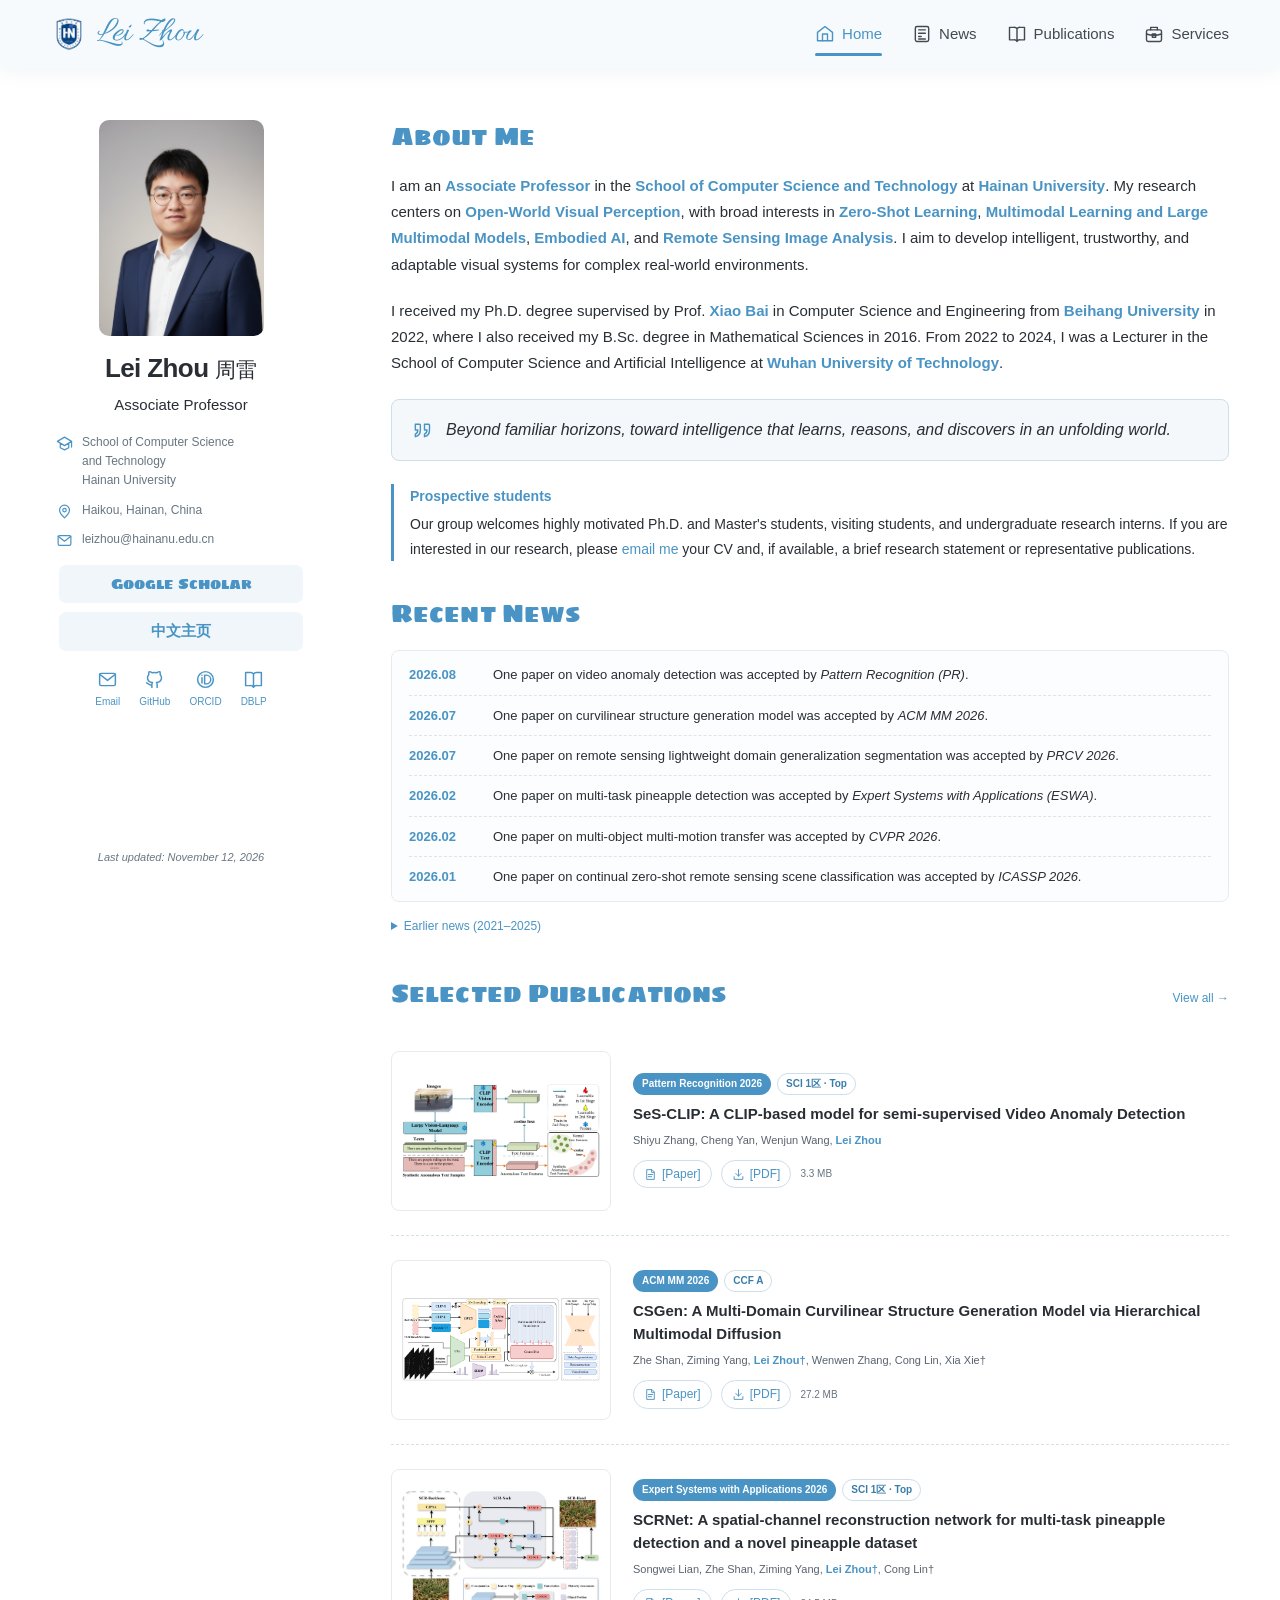
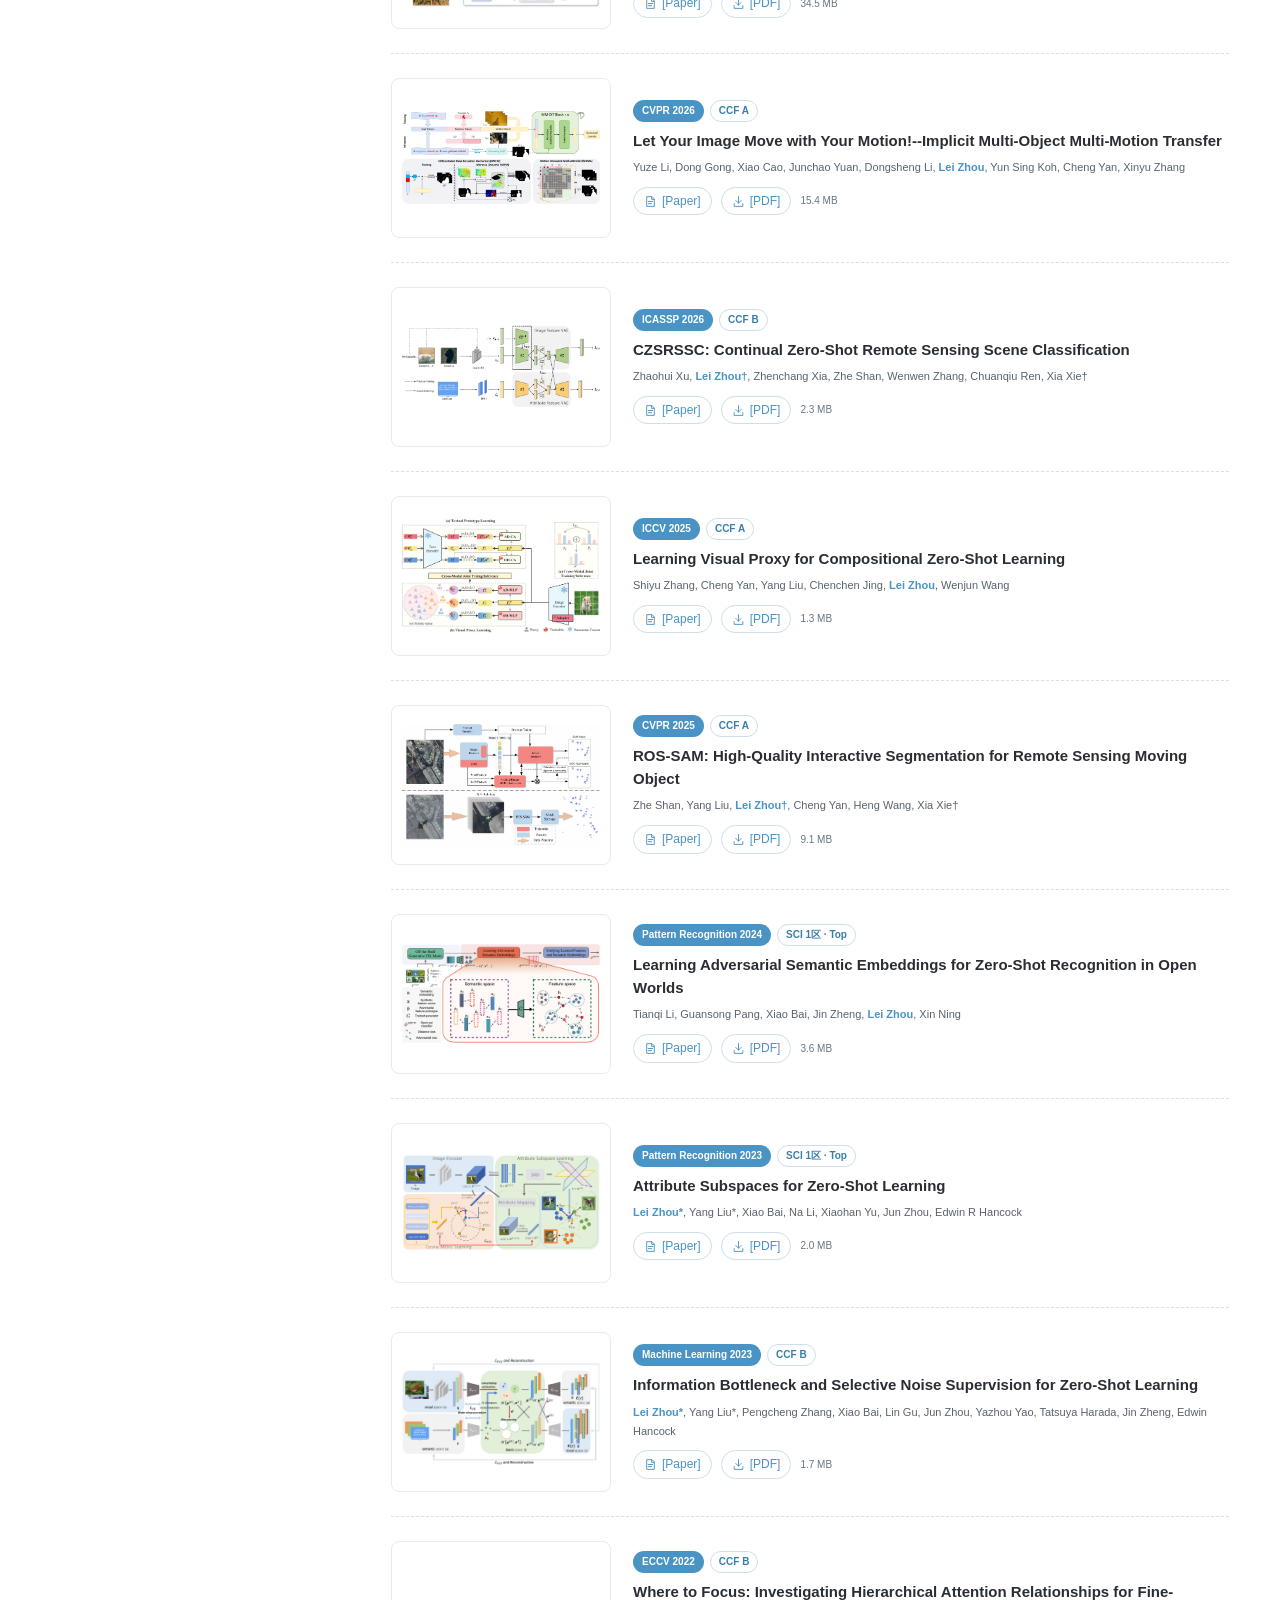
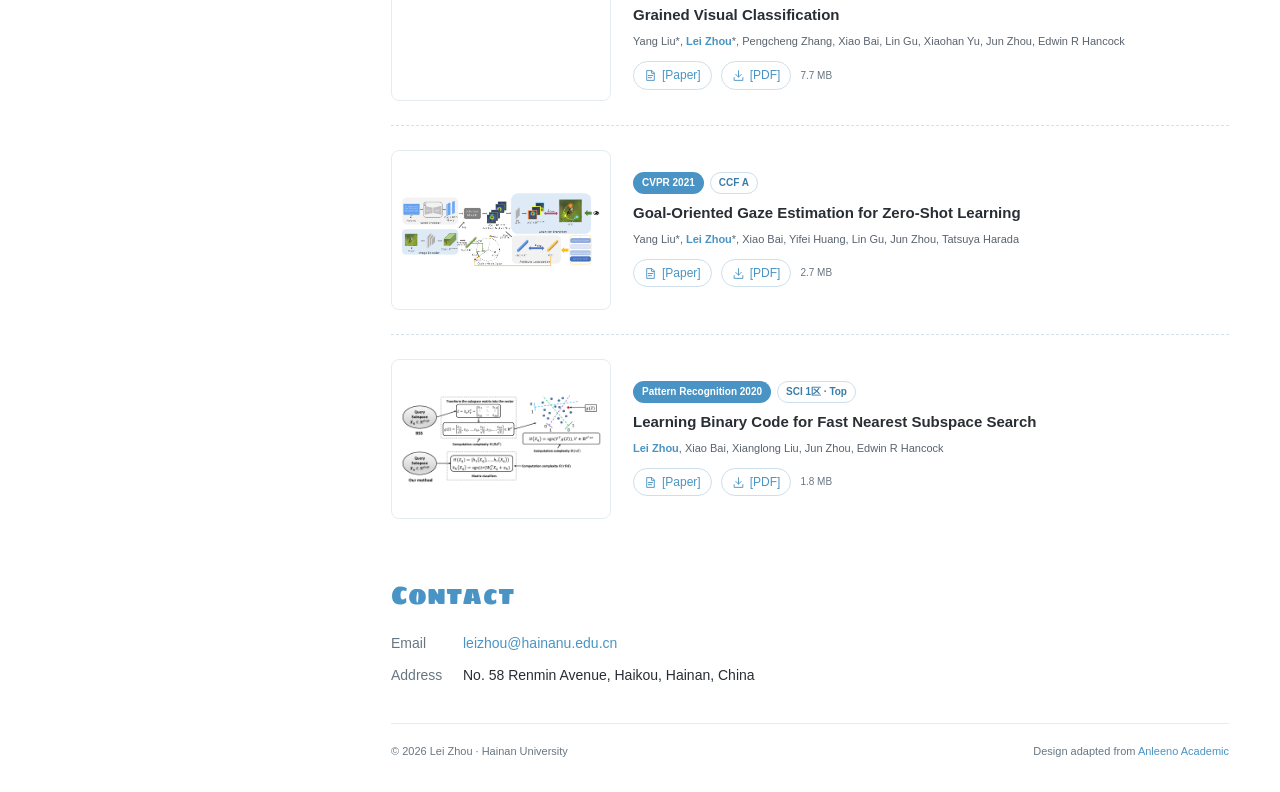
<file: index.html>
<!DOCTYPE html>
<html lang="en">
<head>
  <meta charset="UTF-8">
  <meta name="viewport" content="width=device-width, initial-scale=1">
  <title>Lei Zhou (周雷) | Hainan University</title>
  <meta name="description" content="Official academic homepage of Lei Zhou (周雷), Associate Professor at Hainan University. Research in open-world visual perception, zero-shot learning, multimodal learning, embodied AI, and remote sensing.">
  <meta name="author" content="Lei Zhou (周雷)">
  <meta name="robots" content="index, follow, max-image-preview:large">
  <meta name="theme-color" content="#4994C4">
  <link rel="canonical" href="https://hnu-ov.github.io/">
  <meta property="og:type" content="profile">
  <meta property="og:title" content="Lei Zhou (周雷) | Hainan University">
  <meta property="og:description" content="Official academic homepage of Lei Zhou (周雷), Associate Professor at Hainan University. Research in open-world visual perception, zero-shot learning, multimodal learning, embodied AI, and remote sensing.">
  <meta property="og:url" content="https://hnu-ov.github.io/">
  <meta property="og:image" content="https://hnu-ov.github.io/static/photo.png">
  <meta property="og:site_name" content="Lei Zhou Academic Homepage">
  <link rel="icon" type="image/png" href="./static/hnu_xiaohui.png">
  <link rel="preload" href="./static/fonts/allura-regular.ttf" as="font" type="font/ttf" crossorigin>
  <link rel="stylesheet" href="./static/site.css">
  <script src="./static/site.js" defer></script>
  <script type="application/ld+json">{
  "@context": "https://schema.org",
  "@type": "ProfilePage",
  "name": "Lei Zhou (周雷) | Hainan University",
  "description": "Official academic homepage of Lei Zhou, Associate Professor at Hainan University.",
  "mainEntity": {
    "@type": "Person",
    "name": "Lei Zhou",
    "alternateName": "周雷",
    "jobTitle": "Associate Professor",
    "email": "mailto:leizhou@hainanu.edu.cn",
    "affiliation": {
      "@type": "CollegeOrUniversity",
      "name": "Hainan University",
      "url": "https://www.hainanu.edu.cn/"
    },
    "alumniOf": {
      "@type": "CollegeOrUniversity",
      "name": "Beihang University",
      "url": "https://www.buaa.edu.cn/"
    },
    "knowsAbout": [
      "Open-World Visual Perception",
      "Zero-Shot Learning",
      "Multimodal Learning",
      "Large Multimodal Models",
      "Embodied AI",
      "Remote Sensing Image Analysis",
      "Computer Vision"
    ],
    "sameAs": [
      "https://cs.hainanu.edu.cn/info/1198/9130_2.htm",
      "https://scholar.google.com/citations?user=oYji8NoAAAAJ",
      "https://orcid.org/0000-0003-0860-0724",
      "https://dblp.org/pid/72/5749-8.html"
    ]
  },
  "url": "https://hnu-ov.github.io/"
}</script>
</head>
<body>
<a class="skip-link" href="#main-content">Skip to content</a>
<header class="site-header">
  <div class="header-inner">
    <a class="brand" href="./index.html" aria-label="Lei Zhou - home"><img src="./static/hnu_xiaohui.png" alt="" width="36" height="36"><span class="brand-name">Lei Zhou</span></a>
    <button class="menu-toggle" type="button" aria-controls="site-navigation" aria-expanded="false" aria-label="Open navigation"><svg class="icon" viewBox="0 0 24 24" aria-hidden="true"><path d="M4 6h16M4 12h16M4 18h16"/></svg></button>
    <nav class="site-nav" id="site-navigation" aria-label="Main navigation"><a href="./index.html" aria-current="page"><svg class="icon" viewBox="0 0 24 24" aria-hidden="true"><path d="m3 10 9-7 9 7v10H3Z"/><path d="M9 20v-8h6v8"/></svg><span>Home</span></a><a href="./index.html#news"><svg class="icon" viewBox="0 0 24 24" aria-hidden="true"><rect x="4" y="3" width="16" height="18" rx="2"/><path d="M8 7h8M8 11h8M8 15h3M8 18h8"/></svg><span>News</span></a><a href="./publication.html"><svg class="icon" viewBox="0 0 24 24" aria-hidden="true"><path d="M12 5v16M3 4h5a4 4 0 0 1 4 2 4 4 0 0 1 4-2h5v15h-5a4 4 0 0 0-4 2 4 4 0 0 0-4-2H3Z"/></svg><span>Publications</span></a><a href="./service.html"><svg class="icon" viewBox="0 0 24 24" aria-hidden="true"><rect x="3" y="7" width="18" height="14" rx="2"/><path d="M8 7V4h8v3M3 12a25 25 0 0 0 18 0M10 12h4v4h-4Z"/></svg><span>Services</span></a></nav>
  </div>
</header>
<div class="page-layout">
<aside class="profile" aria-label="Profile and contact links">
  <img class="profile-photo" src="./static/photo.png" alt="Portrait of Lei Zhou" width="705" height="925" fetchpriority="high">
  <div class="profile-info">
    <h1 class="profile-name">Lei Zhou <span class="zh" lang="zh-CN">周雷</span></h1>
    <p class="profile-title">Associate Professor</p>
    <div class="profile-meta">
      <div class="meta-row"><svg class="icon" viewBox="0 0 24 24" aria-hidden="true"><path d="m2 9 10-6 10 6-10 6ZM6 12v6l6 3 6-3v-6M22 9v8"/></svg><span><a href="https://cs.hainanu.edu.cn/">School of Computer Science<br>and Technology</a><br><a href="https://www.hainanu.edu.cn/">Hainan University</a></span></div>
      <div class="meta-row"><svg class="icon" viewBox="0 0 24 24" aria-hidden="true"><path d="M19 10c0 5-7 11-7 11S5 15 5 10a7 7 0 1 1 14 0Z"/><circle cx="12" cy="10" r="2.5"/></svg><span>Haikou, Hainan, China</span></div>
      <div class="meta-row"><svg class="icon" viewBox="0 0 24 24" aria-hidden="true"><rect x="3" y="5" width="18" height="14" rx="2"/><path d="m3 6 9 7 9-7"/></svg><a href="mailto:leizhou@hainanu.edu.cn">leizhou@hainanu.edu.cn</a></div>
    </div>
    <div class="profile-links">
      <a href="https://scholar.google.com/citations?user=oYji8NoAAAAJ&amp;hl=en" target="_blank" rel="noopener noreferrer" class="profile-link">Google Scholar</a>
      <a href="https://cs.hainanu.edu.cn/info/1198/9130.htm" target="_blank" rel="noopener noreferrer" class="profile-link chinese" lang="zh-CN">中文主页</a>
    </div>
    <div class="social-links" aria-label="Academic profiles">
      <a href="mailto:leizhou@hainanu.edu.cn" aria-label="Email Lei Zhou"><svg class="icon" viewBox="0 0 24 24" aria-hidden="true"><rect x="3" y="5" width="18" height="14" rx="2"/><path d="m3 6 9 7 9-7"/></svg><span>Email</span></a>
      <a href="https://github.com/hnu-ov" target="_blank" rel="noopener noreferrer" aria-label="GitHub profile"><svg class="icon" viewBox="0 0 24 24" aria-hidden="true"><path d="M9 21v-3c-4 1-4-2-6-2m12 5v-3c0-1 .2-1.8-.7-2.5 4.5-.5 5.7-2.3 5.7-5.5 0-1.5-.5-2.6-1.5-3.5.2-1 .1-2.2-.3-3.5-1.7 0-3.1 1-3.6 1.4a12 12 0 0 0-5.2 0C8.9 4 7.5 3 5.8 3c-.4 1.3-.5 2.5-.3 3.5C4.5 7.4 4 8.5 4 10c0 3.2 1.2 5 5.7 5.5C8.8 16.2 9 17 9 18"/></svg><span>GitHub</span></a>
      <a href="https://orcid.org/0000-0003-0860-0724" target="_blank" rel="noopener noreferrer" aria-label="ORCID profile"><svg class="icon" viewBox="0 0 24 24" aria-hidden="true"><circle cx="12" cy="12" r="9"/><path d="M8 10v6M8 7v.1M11 7v10h2a5 5 0 0 0 0-10Z"/></svg><span>ORCID</span></a>
      <a href="https://dblp.org/pid/72/5749-8.html" target="_blank" rel="noopener noreferrer" aria-label="DBLP publications"><svg class="icon" viewBox="0 0 24 24" aria-hidden="true"><path d="M12 5v16M3 4h5a4 4 0 0 1 4 2 4 4 0 0 1 4-2h5v15h-5a4 4 0 0 0-4 2 4 4 0 0 0-4-2H3Z"/></svg><span>DBLP</span></a>
    </div>
    <div class="visitor-map" aria-label="Visitor statistics map"><script type="text/javascript" id="mapmyvisitors" src="https://mapmyvisitors.com/map.js?cl=fcfcfc&amp;w=154&amp;t=tt&amp;d=ztJu-JPZ3A0jypYTSEc-KofNQ9N4FJQnQeJZ87-svC4&amp;co=afdeff&amp;cmo=3acc3a&amp;cmn=ff5353&amp;ct=f40000" async></script></div>
    <div class="updated">Last updated: November 12, 2026</div>
  </div>
</aside>
<main class="main-content" id="main-content">
<section class="section" id="about" aria-labelledby="about-heading">
  <h2 class="section-title" id="about-heading">About Me</h2>
  <div class="intro-text">
    <p>I am an <strong>Associate Professor</strong> in the <a href="https://cs.hainanu.edu.cn/">School of Computer Science and Technology</a> at <a href="https://www.hainanu.edu.cn/">Hainan University</a>. My research centers on <strong>Open-World Visual Perception</strong>, with broad interests in <strong>Zero-Shot Learning</strong>, <strong>Multimodal Learning and Large Multimodal Models</strong>, <strong>Embodied AI</strong>, and <strong>Remote Sensing Image Analysis</strong>. I aim to develop intelligent, trustworthy, and adaptable visual systems for complex real-world environments.</p>
    <p>I received my Ph.D. degree supervised by Prof. <a href="https://scholar.google.com/citations?user=k6l1vZIAAAAJ">Xiao Bai</a> in Computer Science and Engineering from <a href="https://buaa.edu.cn/">Beihang University</a> in 2022, where I also received my B.Sc. degree in Mathematical Sciences in 2016. From 2022 to 2024, I was a Lecturer in the School of Computer Science and Artificial Intelligence at <a href="https://www.whut.edu.cn/">Wuhan University of Technology</a>.</p>
  </div>
  <blockquote class="research-motto"><svg class="icon" viewBox="0 0 24 24" aria-hidden="true"><path d="M9 5H4v7h3c0 3-1 4-3 5v3c5-1 6-5 6-8V6a1 1 0 0 0-1-1ZM20 5h-5v7h3c0 3-1 4-3 5v3c5-1 6-5 6-8V6a1 1 0 0 0-1-1Z"/></svg><p>Beyond familiar horizons, toward intelligence that learns, reasons, and discovers in an unfolding world.</p></blockquote>
  <div class="student-note"><p><strong>Prospective students</strong>Our group welcomes highly motivated Ph.D. and Master's students, visiting students, and undergraduate research interns. If you are interested in our research, please <a href="mailto:leizhou@hainanu.edu.cn">email me</a> your CV and, if available, a brief research statement or representative publications.</p></div>
</section>
<section class="section" id="news" aria-labelledby="news-heading">
  <h2 class="section-title" id="news-heading">Recent News</h2>
  <div class="news-panel"><ul class="news-list"><li class="news-item"><time class="news-date" datetime="2026-08">2026.08</time><span>One paper on video anomaly detection was accepted by <em>Pattern Recognition (PR)</em>.</span></li>
<li class="news-item"><time class="news-date" datetime="2026-07">2026.07</time><span>One paper on curvilinear structure generation model was accepted by <em>ACM MM 2026</em>.</span></li>
<li class="news-item"><time class="news-date" datetime="2026-07">2026.07</time><span>One paper on remote sensing lightweight domain generalization segmentation was accepted by <em>PRCV 2026</em>.</span></li>
<li class="news-item"><time class="news-date" datetime="2026-02">2026.02</time><span>One paper on multi-task pineapple detection was accepted by <em>Expert Systems with Applications (ESWA)</em>.</span></li>
<li class="news-item"><time class="news-date" datetime="2026-02">2026.02</time><span>One paper on multi-object multi-motion transfer was accepted by <em>CVPR 2026</em>.</span></li>
<li class="news-item"><time class="news-date" datetime="2026-01">2026.01</time><span>One paper on continual zero-shot remote sensing scene classification was accepted by <em>ICASSP 2026</em>.</span></li></ul></div>
  <details class="news-archive"><summary>Earlier news (2021–2025)</summary><div class="news-panel"><ul class="news-list"><li class="news-item"><time class="news-date" datetime="2025-06">2025.06</time><span>One paper on compositional zero-shot learning was accepted by <em>ICCV 2025</em>.</span></li>
<li class="news-item"><time class="news-date" datetime="2025-03">2025.03</time><span>One paper on remote sensing change detection was accepted by <em>IGARSS 2025</em>.</span></li>
<li class="news-item"><time class="news-date" datetime="2025-02">2025.02</time><span>One paper on remote sensing image segmentation was accepted by <em>CVPR 2025</em>.</span></li>
<li class="news-item"><time class="news-date" datetime="2024-08">2024.08</time><span>One paper on 3D dynamic texture recognition was accepted by <em>Image and Vision Computing</em>.</span></li>
<li class="news-item"><time class="news-date" datetime="2024-01">2024.01</time><span>One paper on zero-shot open-set recognition was accepted by <em>Pattern Recognition (PR)</em>.</span></li>
<li class="news-item"><time class="news-date" datetime="2023-08">2023.08</time><span>One paper on zero-shot learning was accepted by <em>Pattern Recognition (PR)</em>.</span></li>
<li class="news-item"><time class="news-date" datetime="2023-02">2023.02</time><span>One paper on aerial image recognition was accepted by <em>Signal Processing (SP)</em>.</span></li>
<li class="news-item"><time class="news-date" datetime="2022-07">2022.07</time><span>One paper on fine-grained visual classification was accepted by <em>ECCV 2022</em>.</span></li>
<li class="news-item"><time class="news-date" datetime="2022-05">2022.05</time><span>One paper on zero-shot learning was accepted by <em>Machine Learning (ML)</em>.</span></li>
<li class="news-item"><time class="news-date" datetime="2022-01">2022.01</time><span>One paper on multi-view visual correspondences was accepted by <em>Displays</em>.</span></li>
<li class="news-item"><time class="news-date" datetime="2021-06">2021.06</time><span>One paper on relation-aware visual reasoning was accepted by <em>ICIG 2021</em>.</span></li>
<li class="news-item"><time class="news-date" datetime="2021-02">2021.02</time><span>One paper on zero-shot learning was accepted by <em>CVPR 2021</em>.</span></li></ul></div></details>
</section>
<section class="section" id="recent-publications" aria-labelledby="recent-publications-heading">
  <div class="section-heading-row"><h2 class="section-title" id="recent-publications-heading">Selected Publications</h2><a href="./publication.html">View all &rarr;</a></div>
  <ul class="publication-list"><li class="publication-item featured-item" id="2026-ses-clip">
  <a href="./static/paper-previews/2026-ses-clip.png" target="_blank" rel="noopener noreferrer" class="paper-cover" aria-label="Enlarge framework: SeS-CLIP: A CLIP-based model for semi-supervised Video Anomaly Detection" title="View full-size framework (Figure 2, PDF page 3)"><img src="./static/paper-previews/2026-ses-clip.png" alt="Method framework, Figure 2: SeS-CLIP: A CLIP-based model for semi-supervised Video Anomaly Detection" width="1052" height="510" loading="lazy" decoding="async"></a><div class="paper-content"><div class="paper-meta"><span class="venue-tag" title="Pattern Recognition, 2026">Pattern Recognition 2026</span><span class="rank-badge" lang="zh-CN">SCI 1区 · Top</span></div>
    <h3 class="paper-title">SeS-CLIP: A CLIP-based model for semi-supervised Video Anomaly Detection</h3>
    <p class="paper-authors">Shiyu Zhang, Cheng Yan, Wenjun Wang, <strong>Lei Zhou</strong></p>

    <div class="paper-actions"><a href="https://www.sciencedirect.com/science/article/pii/S0031320326016444" target="_blank" rel="noopener noreferrer" aria-label="Paper: SeS-CLIP: A CLIP-based model for semi-supervised Video Anomaly Detection"><svg class="icon" viewBox="0 0 24 24" aria-hidden="true"><path d="M14 3H5v18h14V8ZM14 3v5h5M8 12h8M8 16h6"/></svg><span>[Paper]</span></a><a href="./papers/2026-ses-clip.pdf" target="_blank" rel="noopener noreferrer" data-repository-url="https://raw.githubusercontent.com/hnu-ov/hnu-ov.github.io/main/papers/2026-ses-clip.pdf" type="application/pdf" aria-label="PDF: SeS-CLIP: A CLIP-based model for semi-supervised Video Anomaly Detection" title="Open PDF (12 pages, 3.3 MB)"><svg class="icon" viewBox="0 0 24 24" aria-hidden="true"><path d="M12 3v12m-5-5 5 5 5-5M4 16v5h16v-5"/></svg><span>[PDF]</span></a><span class="pdf-size">3.3 MB</span></div>
  </div>
</li>
<li class="publication-item featured-item" id="2026-csgen">
  <a href="./static/paper-previews/2026-csgen.png" target="_blank" rel="noopener noreferrer" class="paper-cover" aria-label="Enlarge framework: CSGen: A Multi-Domain Curvilinear Structure Generation Model via Hierarchical Multimodal Diffusion" title="View full-size framework (Figure 3, PDF page 5)"><img src="./static/paper-previews/2026-csgen.png" alt="Method framework, Figure 3: CSGen: A Multi-Domain Curvilinear Structure Generation Model via Hierarchical Multimodal Diffusion" width="1226" height="530" loading="lazy" decoding="async"></a><div class="paper-content"><div class="paper-meta"><span class="venue-tag" title="ACM International Conference on Multimedia (ACM MM), 2026">ACM MM 2026</span><span class="rank-badge">CCF A</span></div>
    <h3 class="paper-title">CSGen: A Multi-Domain Curvilinear Structure Generation Model via Hierarchical Multimodal Diffusion</h3>
    <p class="paper-authors">Zhe Shan, Ziming Yang, <strong>Lei Zhou&dagger;</strong>, Wenwen Zhang, Cong Lin, Xia Xie&dagger;</p>

    <div class="paper-actions"><a href="https://dl.acm.org/doi/abs/10.1145/3767308.3835990" target="_blank" rel="noopener noreferrer" aria-label="Paper: CSGen: A Multi-Domain Curvilinear Structure Generation Model via Hierarchical Multimodal Diffusion"><svg class="icon" viewBox="0 0 24 24" aria-hidden="true"><path d="M14 3H5v18h14V8ZM14 3v5h5M8 12h8M8 16h6"/></svg><span>[Paper]</span></a><a href="./papers/2026-csgen.pdf" target="_blank" rel="noopener noreferrer" data-repository-url="https://raw.githubusercontent.com/hnu-ov/hnu-ov.github.io/main/papers/2026-csgen.pdf" type="application/pdf" aria-label="PDF: CSGen: A Multi-Domain Curvilinear Structure Generation Model via Hierarchical Multimodal Diffusion" title="Open PDF (10 pages, 27.2 MB)"><svg class="icon" viewBox="0 0 24 24" aria-hidden="true"><path d="M12 3v12m-5-5 5 5 5-5M4 16v5h16v-5"/></svg><span>[PDF]</span></a><span class="pdf-size">27.2 MB</span></div>
  </div>
</li>
<li class="publication-item featured-item" id="2026-scrnet">
  <a href="./static/paper-previews/2026-scrnet.png" target="_blank" rel="noopener noreferrer" class="paper-cover" aria-label="Enlarge framework: SCRNet: A spatial-channel reconstruction network for multi-task pineapple detection and a novel pineapple dataset" title="View full-size framework (Figure 5, PDF page 7)"><img src="./static/paper-previews/2026-scrnet.png" alt="Method framework, Figure 5: SCRNet: A spatial-channel reconstruction network for multi-task pineapple detection and a novel pineapple dataset" width="1138" height="684" loading="lazy" decoding="async"></a><div class="paper-content"><div class="paper-meta"><span class="venue-tag" title="Expert Systems with Applications, 2026">Expert Systems with Applications 2026</span><span class="rank-badge" lang="zh-CN">SCI 1区 · Top</span></div>
    <h3 class="paper-title">SCRNet: A spatial-channel reconstruction network for multi-task pineapple detection and a novel pineapple dataset</h3>
    <p class="paper-authors">Songwei Lian, Zhe Shan, Ziming Yang, <strong>Lei Zhou&dagger;</strong>, Cong Lin&dagger;</p>

    <div class="paper-actions"><a href="https://www.sciencedirect.com/science/article/pii/S0957417426005993" target="_blank" rel="noopener noreferrer" aria-label="Paper: SCRNet: A spatial-channel reconstruction network for multi-task pineapple detection and a novel pineapple dataset"><svg class="icon" viewBox="0 0 24 24" aria-hidden="true"><path d="M14 3H5v18h14V8ZM14 3v5h5M8 12h8M8 16h6"/></svg><span>[Paper]</span></a><a href="./papers/2026-scrnet.pdf" target="_blank" rel="noopener noreferrer" data-repository-url="https://raw.githubusercontent.com/hnu-ov/hnu-ov.github.io/main/papers/2026-scrnet.pdf" type="application/pdf" aria-label="PDF: SCRNet: A spatial-channel reconstruction network for multi-task pineapple detection and a novel pineapple dataset" title="Open PDF (19 pages, 34.5 MB)"><svg class="icon" viewBox="0 0 24 24" aria-hidden="true"><path d="M12 3v12m-5-5 5 5 5-5M4 16v5h16v-5"/></svg><span>[PDF]</span></a><span class="pdf-size">34.5 MB</span></div>
  </div>
</li>
<li class="publication-item featured-item" id="2026-multi-motion-transfer">
  <a href="./static/paper-previews/2026-multi-motion-transfer.png" target="_blank" rel="noopener noreferrer" class="paper-cover" aria-label="Enlarge framework: Let Your Image Move with Your Motion!--Implicit Multi-Object Multi-Motion Transfer" title="View full-size framework (Figure 2, PDF page 3)"><img src="./static/paper-previews/2026-multi-motion-transfer.png" alt="Method framework, Figure 2: Let Your Image Move with Your Motion!--Implicit Multi-Object Multi-Motion Transfer" width="1344" height="640" loading="lazy" decoding="async"></a><div class="paper-content"><div class="paper-meta"><span class="venue-tag" title="Proceedings of the IEEE/CVF Conference on Computer Vision and Pattern Recognition (CVPR), 2026">CVPR 2026</span><span class="rank-badge">CCF A</span></div>
    <h3 class="paper-title">Let Your Image Move with Your Motion!--Implicit Multi-Object Multi-Motion Transfer</h3>
    <p class="paper-authors">Yuze Li, Dong Gong, Xiao Cao, Junchao Yuan, Dongsheng Li, <strong>Lei Zhou</strong>, Yun Sing Koh, Cheng Yan, Xinyu Zhang</p>

    <div class="paper-actions"><a href="https://openaccess.thecvf.com/content/CVPR2026/html/Li_Let_Your_Image_Move_with_Your_Motion_--_Implicit_Multi-Object_CVPR_2026_paper.html" target="_blank" rel="noopener noreferrer" aria-label="Paper: Let Your Image Move with Your Motion!--Implicit Multi-Object Multi-Motion Transfer"><svg class="icon" viewBox="0 0 24 24" aria-hidden="true"><path d="M14 3H5v18h14V8ZM14 3v5h5M8 12h8M8 16h6"/></svg><span>[Paper]</span></a><a href="./papers/2026-multi-motion-transfer.pdf" target="_blank" rel="noopener noreferrer" data-repository-url="https://raw.githubusercontent.com/hnu-ov/hnu-ov.github.io/main/papers/2026-multi-motion-transfer.pdf" type="application/pdf" aria-label="PDF: Let Your Image Move with Your Motion!--Implicit Multi-Object Multi-Motion Transfer" title="Open PDF (11 pages, 15.4 MB)"><svg class="icon" viewBox="0 0 24 24" aria-hidden="true"><path d="M12 3v12m-5-5 5 5 5-5M4 16v5h16v-5"/></svg><span>[PDF]</span></a><span class="pdf-size">15.4 MB</span></div>
  </div>
</li>
<li class="publication-item featured-item" id="2026-czsrssc">
  <a href="./static/paper-previews/2026-czsrssc.png" target="_blank" rel="noopener noreferrer" class="paper-cover" aria-label="Enlarge framework: CZSRSSC: Continual Zero-Shot Remote Sensing Scene Classification" title="View full-size framework (Figure 2, PDF page 2)"><img src="./static/paper-previews/2026-czsrssc.png" alt="Method framework, Figure 2: CZSRSSC: Continual Zero-Shot Remote Sensing Scene Classification" width="1270" height="536" loading="lazy" decoding="async"></a><div class="paper-content"><div class="paper-meta"><span class="venue-tag" title="IEEE International Conference on Acoustics, Speech and Signal Processing (ICASSP), 2026">ICASSP 2026</span><span class="rank-badge">CCF B</span></div>
    <h3 class="paper-title">CZSRSSC: Continual Zero-Shot Remote Sensing Scene Classification</h3>
    <p class="paper-authors">Zhaohui Xu, <strong>Lei Zhou&dagger;</strong>, Zhenchang Xia, Zhe Shan, Wenwen Zhang, Chuanqiu Ren, Xia Xie&dagger;</p>

    <div class="paper-actions"><a href="https://ieeexplore.ieee.org/abstract/document/11462440/" target="_blank" rel="noopener noreferrer" aria-label="Paper: CZSRSSC: Continual Zero-Shot Remote Sensing Scene Classification"><svg class="icon" viewBox="0 0 24 24" aria-hidden="true"><path d="M14 3H5v18h14V8ZM14 3v5h5M8 12h8M8 16h6"/></svg><span>[Paper]</span></a><a href="./papers/2026-czsrssc.pdf" target="_blank" rel="noopener noreferrer" data-repository-url="https://raw.githubusercontent.com/hnu-ov/hnu-ov.github.io/main/papers/2026-czsrssc.pdf" type="application/pdf" aria-label="PDF: CZSRSSC: Continual Zero-Shot Remote Sensing Scene Classification" title="Open PDF (5 pages, 2.3 MB)"><svg class="icon" viewBox="0 0 24 24" aria-hidden="true"><path d="M12 3v12m-5-5 5 5 5-5M4 16v5h16v-5"/></svg><span>[PDF]</span></a><span class="pdf-size">2.3 MB</span></div>
  </div>
</li>
<li class="publication-item featured-item" id="2025-visual-proxy-czsl">
  <a href="./static/paper-previews/2025-visual-proxy-czsl.png" target="_blank" rel="noopener noreferrer" class="paper-cover" aria-label="Enlarge framework: Learning Visual Proxy for Compositional Zero-Shot Learning" title="View full-size framework (Figure 2, PDF page 4)"><img src="./static/paper-previews/2025-visual-proxy-czsl.png" alt="Method framework, Figure 2: Learning Visual Proxy for Compositional Zero-Shot Learning" width="1116" height="646" loading="lazy" decoding="async"></a><div class="paper-content"><div class="paper-meta"><span class="venue-tag" title="Proceedings of the IEEE/CVF International Conference on Computer Vision (ICCV), 2025">ICCV 2025</span><span class="rank-badge">CCF A</span></div>
    <h3 class="paper-title">Learning Visual Proxy for Compositional Zero-Shot Learning</h3>
    <p class="paper-authors">Shiyu Zhang, Cheng Yan, Yang Liu, Chenchen Jing, <strong>Lei Zhou</strong>, Wenjun Wang</p>

    <div class="paper-actions"><a href="https://openaccess.thecvf.com/content/ICCV2025/html/Zhang_Learning_Visual_Proxy_for_Compositional_Zero-Shot_Learning_ICCV_2025_paper.html" target="_blank" rel="noopener noreferrer" aria-label="Paper: Learning Visual Proxy for Compositional Zero-Shot Learning"><svg class="icon" viewBox="0 0 24 24" aria-hidden="true"><path d="M14 3H5v18h14V8ZM14 3v5h5M8 12h8M8 16h6"/></svg><span>[Paper]</span></a><a href="./papers/2025-visual-proxy-czsl.pdf" target="_blank" rel="noopener noreferrer" data-repository-url="https://raw.githubusercontent.com/hnu-ov/hnu-ov.github.io/main/papers/2025-visual-proxy-czsl.pdf" type="application/pdf" aria-label="PDF: Learning Visual Proxy for Compositional Zero-Shot Learning" title="Open PDF (10 pages, 1.3 MB)"><svg class="icon" viewBox="0 0 24 24" aria-hidden="true"><path d="M12 3v12m-5-5 5 5 5-5M4 16v5h16v-5"/></svg><span>[PDF]</span></a><span class="pdf-size">1.3 MB</span></div>
  </div>
</li>
<li class="publication-item featured-item" id="2025-ros-sam">
  <a href="./static/paper-previews/2025-ros-sam.png" target="_blank" rel="noopener noreferrer" class="paper-cover" aria-label="Enlarge framework: ROS-SAM: High-Quality Interactive Segmentation for Remote Sensing Moving Object" title="View full-size framework (Figure 2, PDF page 3)"><img src="./static/paper-previews/2025-ros-sam.png" alt="Method framework, Figure 2: ROS-SAM: High-Quality Interactive Segmentation for Remote Sensing Moving Object" width="1146" height="714" loading="lazy" decoding="async"></a><div class="paper-content"><div class="paper-meta"><span class="venue-tag" title="Proceedings of the IEEE/CVF Conference on Computer Vision and Pattern Recognition (CVPR), 2025">CVPR 2025</span><span class="rank-badge">CCF A</span></div>
    <h3 class="paper-title">ROS-SAM: High-Quality Interactive Segmentation for Remote Sensing Moving Object</h3>
    <p class="paper-authors">Zhe Shan, Yang Liu, <strong>Lei Zhou&dagger;</strong>, Cheng Yan, Heng Wang, Xia Xie&dagger;</p>

    <div class="paper-actions"><a href="https://openaccess.thecvf.com/content/CVPR2025/html/Shan_ROS-SAM_High-Quality_Interactive_Segmentation_for_Remote_Sensing_Moving_Object_CVPR_2025_paper.html" target="_blank" rel="noopener noreferrer" aria-label="Paper: ROS-SAM: High-Quality Interactive Segmentation for Remote Sensing Moving Object"><svg class="icon" viewBox="0 0 24 24" aria-hidden="true"><path d="M14 3H5v18h14V8ZM14 3v5h5M8 12h8M8 16h6"/></svg><span>[Paper]</span></a><a href="./papers/2025-ros-sam.pdf" target="_blank" rel="noopener noreferrer" data-repository-url="https://raw.githubusercontent.com/hnu-ov/hnu-ov.github.io/main/papers/2025-ros-sam.pdf" type="application/pdf" aria-label="PDF: ROS-SAM: High-Quality Interactive Segmentation for Remote Sensing Moving Object" title="Open PDF (11 pages, 9.1 MB)"><svg class="icon" viewBox="0 0 24 24" aria-hidden="true"><path d="M12 3v12m-5-5 5 5 5-5M4 16v5h16v-5"/></svg><span>[PDF]</span></a><span class="pdf-size">9.1 MB</span></div>
  </div>
</li>
<li class="publication-item featured-item" id="2024-adversarial-semantic-embeddings">
  <a href="./static/paper-previews/2024-adversarial-semantic-embeddings.png" target="_blank" rel="noopener noreferrer" class="paper-cover" aria-label="Enlarge framework: Learning Adversarial Semantic Embeddings for Zero-Shot Recognition in Open Worlds" title="View full-size framework (Figure 3, PDF page 6)"><img src="./static/paper-previews/2024-adversarial-semantic-embeddings.png" alt="Method framework, Figure 3: Learning Adversarial Semantic Embeddings for Zero-Shot Recognition in Open Worlds" width="1044" height="536" loading="lazy" decoding="async"></a><div class="paper-content"><div class="paper-meta"><span class="venue-tag" title="Pattern Recognition, 2024">Pattern Recognition 2024</span><span class="rank-badge" lang="zh-CN">SCI 1区 · Top</span></div>
    <h3 class="paper-title">Learning Adversarial Semantic Embeddings for Zero-Shot Recognition in Open Worlds</h3>
    <p class="paper-authors">Tianqi Li, Guansong Pang, Xiao Bai, Jin Zheng, <strong>Lei Zhou</strong>, Xin Ning</p>

    <div class="paper-actions"><a href="https://www.sciencedirect.com/science/article/pii/S0031320324000098" target="_blank" rel="noopener noreferrer" aria-label="Paper: Learning Adversarial Semantic Embeddings for Zero-Shot Recognition in Open Worlds"><svg class="icon" viewBox="0 0 24 24" aria-hidden="true"><path d="M14 3H5v18h14V8ZM14 3v5h5M8 12h8M8 16h6"/></svg><span>[Paper]</span></a><a href="./papers/2024-adversarial-semantic-embeddings.pdf" target="_blank" rel="noopener noreferrer" data-repository-url="https://raw.githubusercontent.com/hnu-ov/hnu-ov.github.io/main/papers/2024-adversarial-semantic-embeddings.pdf" type="application/pdf" aria-label="PDF: Learning Adversarial Semantic Embeddings for Zero-Shot Recognition in Open Worlds" title="Open PDF (12 pages, 3.6 MB)"><svg class="icon" viewBox="0 0 24 24" aria-hidden="true"><path d="M12 3v12m-5-5 5 5 5-5M4 16v5h16v-5"/></svg><span>[PDF]</span></a><span class="pdf-size">3.6 MB</span></div>
  </div>
</li>
<li class="publication-item featured-item" id="2023-attribute-subspaces">
  <a href="./static/paper-previews/2023-attribute-subspaces.png" target="_blank" rel="noopener noreferrer" class="paper-cover" aria-label="Enlarge framework: Attribute Subspaces for Zero-Shot Learning" title="View full-size framework (Figure 3, PDF page 3)"><img src="./static/paper-previews/2023-attribute-subspaces.png" alt="Method framework, Figure 3: Attribute Subspaces for Zero-Shot Learning" width="944" height="462" loading="lazy" decoding="async"></a><div class="paper-content"><div class="paper-meta"><span class="venue-tag" title="Pattern Recognition, 2023">Pattern Recognition 2023</span><span class="rank-badge" lang="zh-CN">SCI 1区 · Top</span></div>
    <h3 class="paper-title">Attribute Subspaces for Zero-Shot Learning</h3>
    <p class="paper-authors"><strong>Lei Zhou*</strong>, Yang Liu*, Xiao Bai, Na Li, Xiaohan Yu, Jun Zhou, Edwin R Hancock</p>

    <div class="paper-actions"><a href="https://www.sciencedirect.com/science/article/pii/S0031320323005678" target="_blank" rel="noopener noreferrer" aria-label="Paper: Attribute Subspaces for Zero-Shot Learning"><svg class="icon" viewBox="0 0 24 24" aria-hidden="true"><path d="M14 3H5v18h14V8ZM14 3v5h5M8 12h8M8 16h6"/></svg><span>[Paper]</span></a><a href="./papers/2023-attribute-subspaces.pdf" target="_blank" rel="noopener noreferrer" data-repository-url="https://raw.githubusercontent.com/hnu-ov/hnu-ov.github.io/main/papers/2023-attribute-subspaces.pdf" type="application/pdf" aria-label="PDF: Attribute Subspaces for Zero-Shot Learning" title="Open PDF (11 pages, 2.0 MB)"><svg class="icon" viewBox="0 0 24 24" aria-hidden="true"><path d="M12 3v12m-5-5 5 5 5-5M4 16v5h16v-5"/></svg><span>[PDF]</span></a><span class="pdf-size">2.0 MB</span></div>
  </div>
</li>
<li class="publication-item featured-item" id="2023-information-bottleneck-zsl">
  <a href="./static/paper-previews/2023-information-bottleneck-zsl.png" target="_blank" rel="noopener noreferrer" class="paper-cover" aria-label="Enlarge framework: Information Bottleneck and Selective Noise Supervision for Zero-Shot Learning" title="View full-size framework (Figure 2, PDF page 4)"><img src="./static/paper-previews/2023-information-bottleneck-zsl.png" alt="Method framework, Figure 2: Information Bottleneck and Selective Noise Supervision for Zero-Shot Learning" width="932" height="508" loading="lazy" decoding="async"></a><div class="paper-content"><div class="paper-meta"><span class="venue-tag" title="Machine Learning, 2023">Machine Learning 2023</span><span class="rank-badge">CCF B</span></div>
    <h3 class="paper-title">Information Bottleneck and Selective Noise Supervision for Zero-Shot Learning</h3>
    <p class="paper-authors"><strong>Lei Zhou*</strong>, Yang Liu*, Pengcheng Zhang, Xiao Bai, Lin Gu, Jun Zhou, Yazhou Yao, Tatsuya Harada, Jin Zheng, Edwin Hancock</p>

    <div class="paper-actions"><a href="https://link.springer.com/article/10.1007/s10994-022-06196-7" target="_blank" rel="noopener noreferrer" aria-label="Paper: Information Bottleneck and Selective Noise Supervision for Zero-Shot Learning"><svg class="icon" viewBox="0 0 24 24" aria-hidden="true"><path d="M14 3H5v18h14V8ZM14 3v5h5M8 12h8M8 16h6"/></svg><span>[Paper]</span></a><a href="./papers/2023-information-bottleneck-zsl.pdf" target="_blank" rel="noopener noreferrer" data-repository-url="https://raw.githubusercontent.com/hnu-ov/hnu-ov.github.io/main/papers/2023-information-bottleneck-zsl.pdf" type="application/pdf" aria-label="PDF: Information Bottleneck and Selective Noise Supervision for Zero-Shot Learning" title="Open PDF (23 pages, 1.7 MB)"><svg class="icon" viewBox="0 0 24 24" aria-hidden="true"><path d="M12 3v12m-5-5 5 5 5-5M4 16v5h16v-5"/></svg><span>[PDF]</span></a><span class="pdf-size">1.7 MB</span></div>
  </div>
</li>
<li class="publication-item featured-item" id="2022-where-to-focus">
  <a href="./static/paper-previews/2022-where-to-focus.png" target="_blank" rel="noopener noreferrer" class="paper-cover" aria-label="Enlarge framework: Where to Focus: Investigating Hierarchical Attention Relationships for Fine-Grained Visual Classification" title="View full-size framework (Figure 3, PDF page 6)"><img src="./static/paper-previews/2022-where-to-focus.png" alt="Method framework, Figure 3: Where to Focus: Investigating Hierarchical Attention Relationships for Fine-Grained Visual Classification" width="930" height="476" loading="lazy" decoding="async"></a><div class="paper-content"><div class="paper-meta"><span class="venue-tag" title="European Conference on Computer Vision (ECCV), 2022">ECCV 2022</span><span class="rank-badge">CCF B</span></div>
    <h3 class="paper-title">Where to Focus: Investigating Hierarchical Attention Relationships for Fine-Grained Visual Classification</h3>
    <p class="paper-authors">Yang Liu*, <strong>Lei Zhou</strong>*, Pengcheng Zhang, Xiao Bai, Lin Gu, Xiaohan Yu, Jun Zhou, Edwin R Hancock</p>

    <div class="paper-actions"><a href="https://www.ecva.net/papers/eccv_2022/papers_ECCV/html/762_ECCV_2022_paper.php" target="_blank" rel="noopener noreferrer" aria-label="Paper: Where to Focus: Investigating Hierarchical Attention Relationships for Fine-Grained Visual Classification"><svg class="icon" viewBox="0 0 24 24" aria-hidden="true"><path d="M14 3H5v18h14V8ZM14 3v5h5M8 12h8M8 16h6"/></svg><span>[Paper]</span></a><a href="./papers/2022-where-to-focus.pdf" target="_blank" rel="noopener noreferrer" data-repository-url="https://raw.githubusercontent.com/hnu-ov/hnu-ov.github.io/main/papers/2022-where-to-focus.pdf" type="application/pdf" aria-label="PDF: Where to Focus: Investigating Hierarchical Attention Relationships for Fine-Grained Visual Classification" title="Open PDF (17 pages, 7.7 MB)"><svg class="icon" viewBox="0 0 24 24" aria-hidden="true"><path d="M12 3v12m-5-5 5 5 5-5M4 16v5h16v-5"/></svg><span>[PDF]</span></a><span class="pdf-size">7.7 MB</span></div>
  </div>
</li>
<li class="publication-item featured-item" id="2021-goal-oriented-gaze">
  <a href="./static/paper-previews/2021-goal-oriented-gaze.png" target="_blank" rel="noopener noreferrer" class="paper-cover" aria-label="Enlarge framework: Goal-Oriented Gaze Estimation for Zero-Shot Learning" title="View full-size framework (Figure 1, PDF page 2)"><img src="./static/paper-previews/2021-goal-oriented-gaze.png" alt="Method framework, Figure 1: Goal-Oriented Gaze Estimation for Zero-Shot Learning" width="1342" height="502" loading="lazy" decoding="async"></a><div class="paper-content"><div class="paper-meta"><span class="venue-tag" title="Proceedings of the IEEE/CVF Conference on Computer Vision and Pattern Recognition (CVPR), 2021">CVPR 2021</span><span class="rank-badge">CCF A</span></div>
    <h3 class="paper-title">Goal-Oriented Gaze Estimation for Zero-Shot Learning</h3>
    <p class="paper-authors">Yang Liu*, <strong>Lei Zhou</strong>*, Xiao Bai, Yifei Huang, Lin Gu, Jun Zhou, Tatsuya Harada</p>

    <div class="paper-actions"><a href="https://openaccess.thecvf.com/content/CVPR2021/html/Liu_Goal-Oriented_Gaze_Estimation_for_Zero-Shot_Learning_CVPR_2021_paper.html" target="_blank" rel="noopener noreferrer" aria-label="Paper: Goal-Oriented Gaze Estimation for Zero-Shot Learning"><svg class="icon" viewBox="0 0 24 24" aria-hidden="true"><path d="M14 3H5v18h14V8ZM14 3v5h5M8 12h8M8 16h6"/></svg><span>[Paper]</span></a><a href="./papers/2021-goal-oriented-gaze.pdf" target="_blank" rel="noopener noreferrer" data-repository-url="https://raw.githubusercontent.com/hnu-ov/hnu-ov.github.io/main/papers/2021-goal-oriented-gaze.pdf" type="application/pdf" aria-label="PDF: Goal-Oriented Gaze Estimation for Zero-Shot Learning" title="Open PDF (10 pages, 2.7 MB)"><svg class="icon" viewBox="0 0 24 24" aria-hidden="true"><path d="M12 3v12m-5-5 5 5 5-5M4 16v5h16v-5"/></svg><span>[PDF]</span></a><span class="pdf-size">2.7 MB</span></div>
  </div>
</li>
<li class="publication-item featured-item" id="2020-binary-subspace-search">
  <a href="./static/paper-previews/2020-binary-subspace-search.png" target="_blank" rel="noopener noreferrer" class="paper-cover" aria-label="Enlarge framework: Learning Binary Code for Fast Nearest Subspace Search" title="View full-size framework (Figure 1, PDF page 3)"><img src="./static/paper-previews/2020-binary-subspace-search.png" alt="Method framework, Figure 1: Learning Binary Code for Fast Nearest Subspace Search" width="936" height="416" loading="lazy" decoding="async"></a><div class="paper-content"><div class="paper-meta"><span class="venue-tag" title="Pattern Recognition, 2020">Pattern Recognition 2020</span><span class="rank-badge" lang="zh-CN">SCI 1区 · Top</span></div>
    <h3 class="paper-title">Learning Binary Code for Fast Nearest Subspace Search</h3>
    <p class="paper-authors"><strong>Lei Zhou</strong>, Xiao Bai, Xianglong Liu, Jun Zhou, Edwin R Hancock</p>

    <div class="paper-actions"><a href="https://www.sciencedirect.com/science/article/abs/pii/S0031320319303425" target="_blank" rel="noopener noreferrer" aria-label="Paper: Learning Binary Code for Fast Nearest Subspace Search"><svg class="icon" viewBox="0 0 24 24" aria-hidden="true"><path d="M14 3H5v18h14V8ZM14 3v5h5M8 12h8M8 16h6"/></svg><span>[Paper]</span></a><a href="./papers/2020-binary-subspace-search.pdf" target="_blank" rel="noopener noreferrer" data-repository-url="https://raw.githubusercontent.com/hnu-ov/hnu-ov.github.io/main/papers/2020-binary-subspace-search.pdf" type="application/pdf" aria-label="PDF: Learning Binary Code for Fast Nearest Subspace Search" title="Open PDF (13 pages, 1.8 MB)"><svg class="icon" viewBox="0 0 24 24" aria-hidden="true"><path d="M12 3v12m-5-5 5 5 5-5M4 16v5h16v-5"/></svg><span>[PDF]</span></a><span class="pdf-size">1.8 MB</span></div>
  </div>
</li></ul>
</section>
<section class="section" id="contact" aria-labelledby="contact-heading">
  <h2 class="section-title" id="contact-heading">Contact</h2>
  <dl class="contact-details"><div><dt>Email</dt><dd><a href="mailto:leizhou@hainanu.edu.cn">leizhou@hainanu.edu.cn</a></dd></div><div><dt>Address</dt><dd>No. 58 Renmin Avenue, Haikou, Hainan, China</dd></div></dl>
</section>
<footer class="site-footer"><span>&copy; 2026 Lei Zhou &middot; Hainan University</span><span>Design adapted from <a href="https://github.com/Anleeno/anleeno-academic" target="_blank" rel="noopener noreferrer">Anleeno Academic</a></span></footer>
</main>
</div>
<button class="back-to-top" type="button" aria-label="Back to top"><svg class="icon" viewBox="0 0 24 24" aria-hidden="true"><path d="M12 20V4m-7 7 7-7 7 7"/></svg></button>
</body>
</html>
</file>
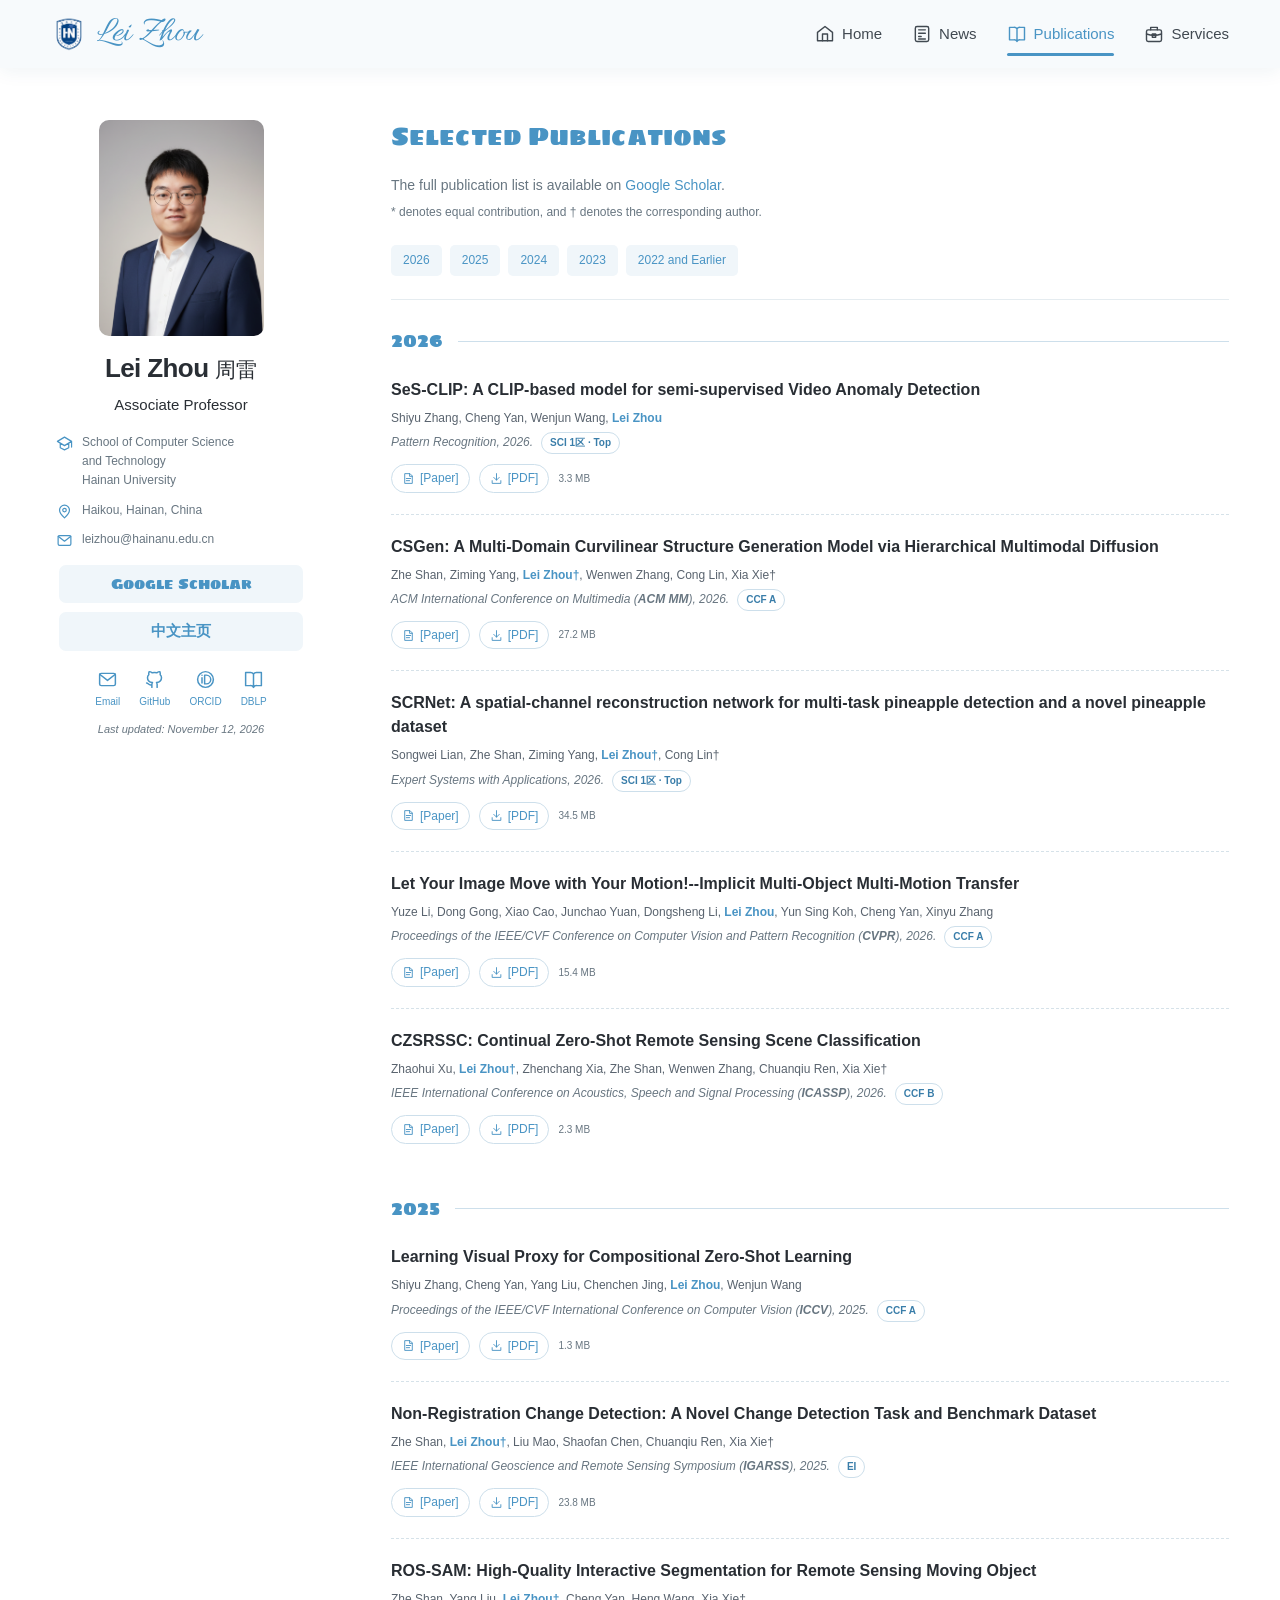
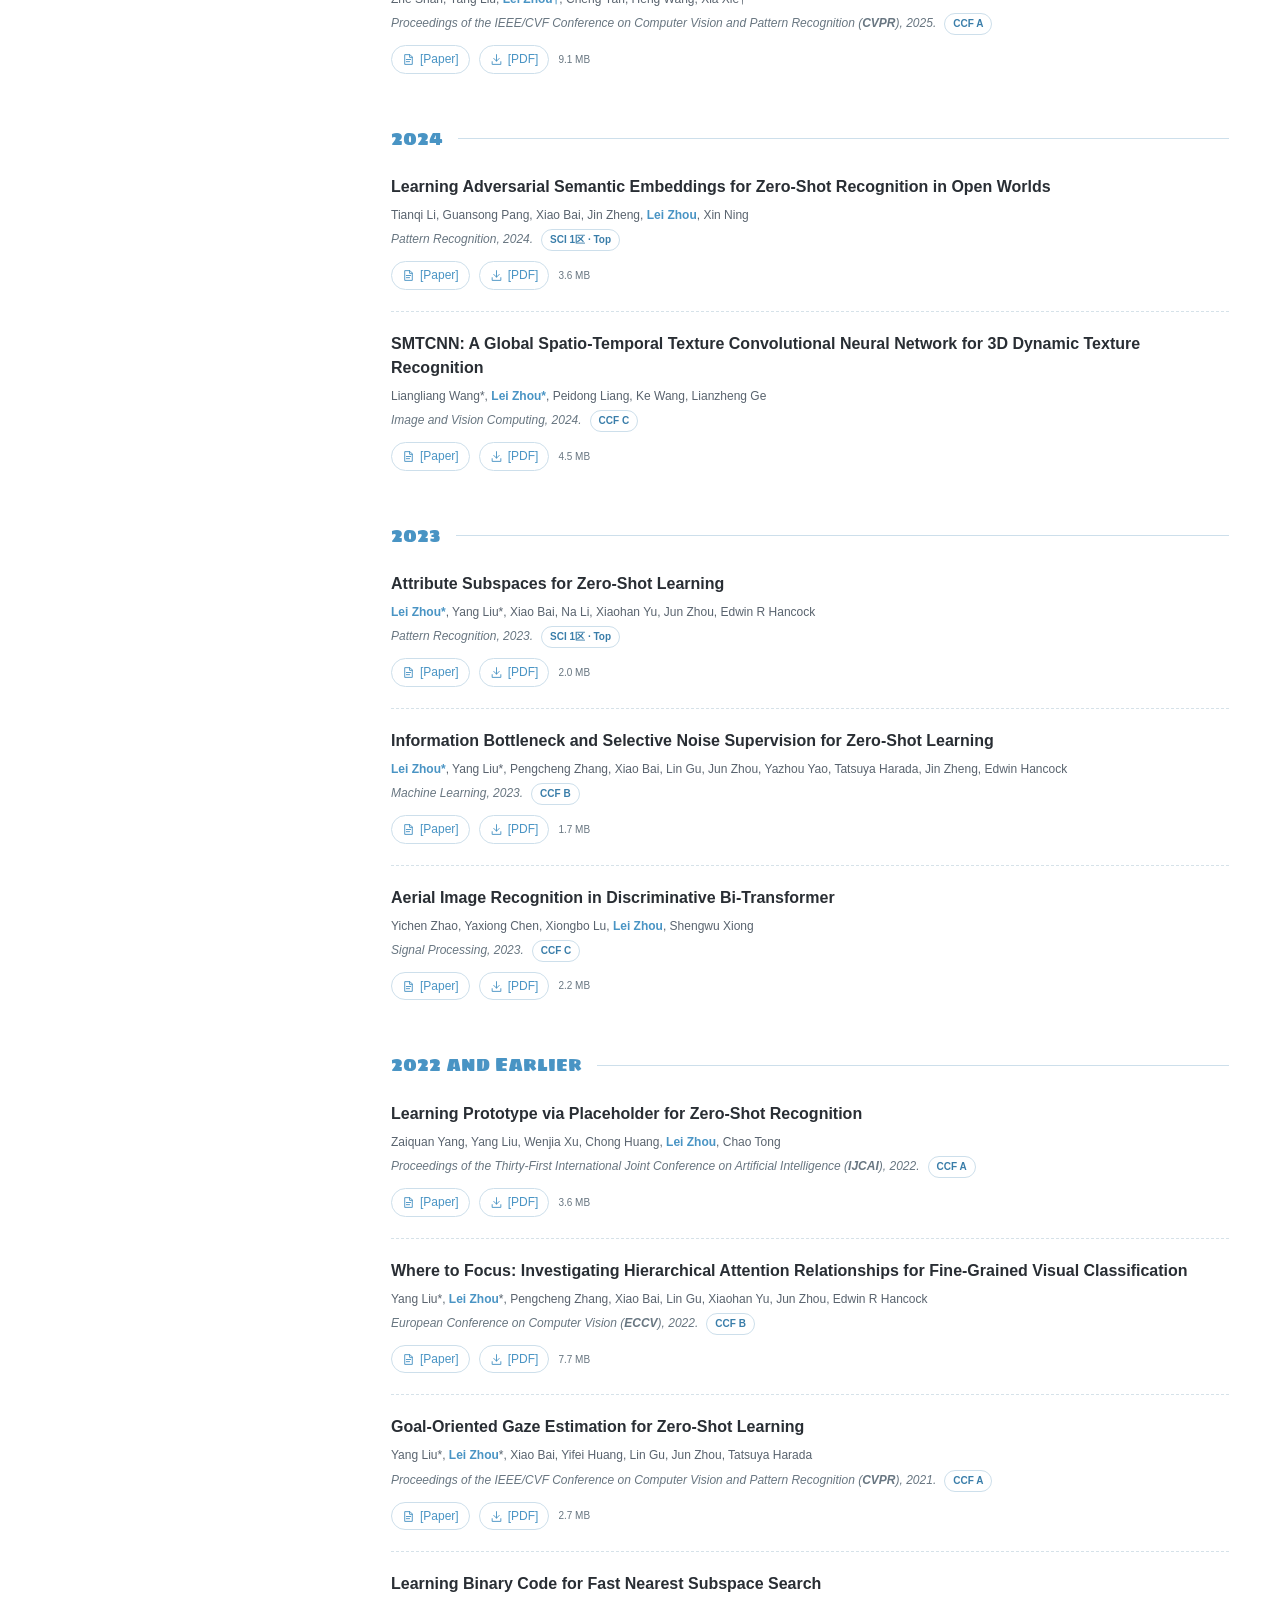
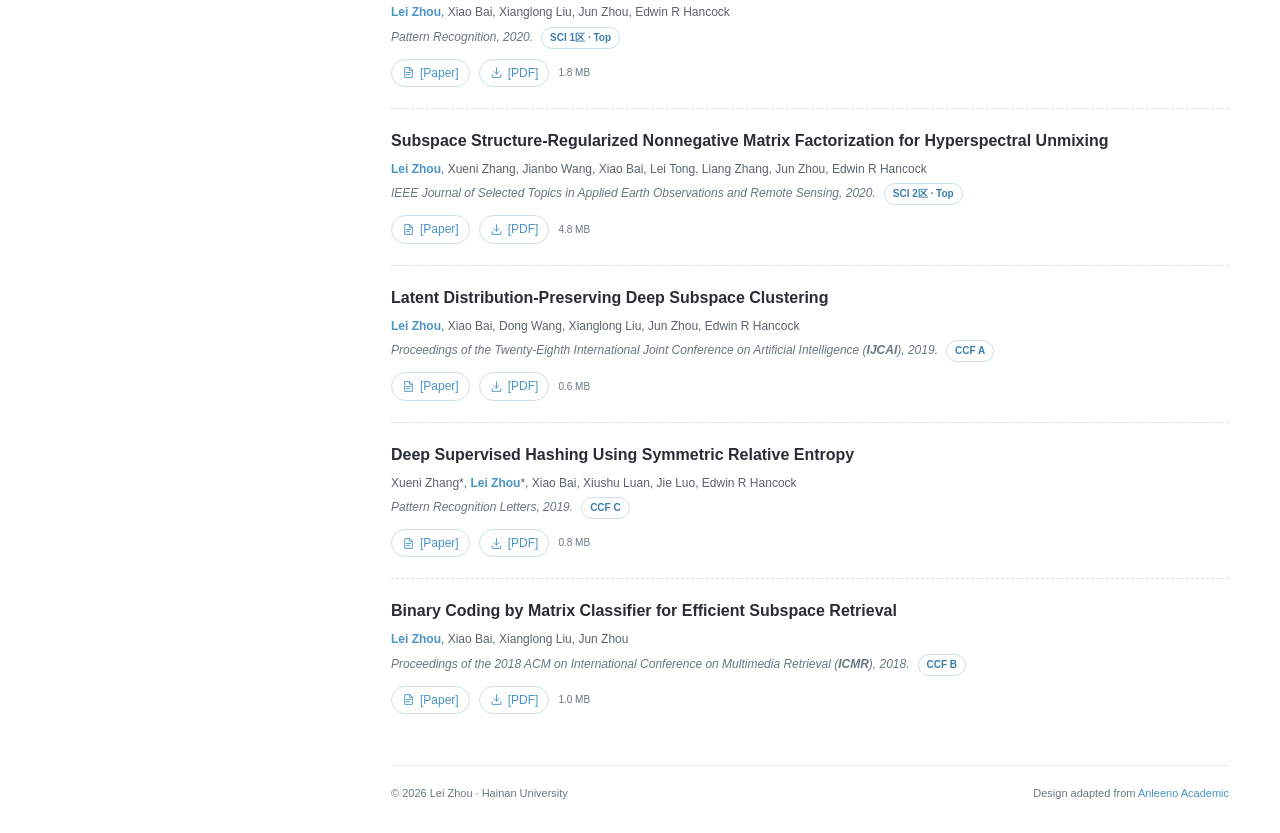
<file: publication.html>
<!DOCTYPE html>
<html lang="en">
<head>
  <meta charset="UTF-8">
  <meta name="viewport" content="width=device-width, initial-scale=1">
  <title>Publications | Lei Zhou (周雷) - Hainan University</title>
  <meta name="description" content="Selected research publications of Lei Zhou at Hainan University, with paper links and full-text PDFs.">
  <meta name="author" content="Lei Zhou (周雷)">
  <meta name="robots" content="index, follow, max-image-preview:large">
  <meta name="theme-color" content="#4994C4">
  <link rel="canonical" href="https://hnu-ov.github.io/publication.html">
  <meta property="og:type" content="website">
  <meta property="og:title" content="Publications | Lei Zhou (周雷) - Hainan University">
  <meta property="og:description" content="Selected research publications of Lei Zhou at Hainan University, with paper links and full-text PDFs.">
  <meta property="og:url" content="https://hnu-ov.github.io/publication.html">
  <meta property="og:image" content="https://hnu-ov.github.io/static/photo.png">
  <meta property="og:site_name" content="Lei Zhou Academic Homepage">
  <link rel="icon" type="image/png" href="./static/hnu_xiaohui.png">
  <link rel="preload" href="./static/fonts/allura-regular.ttf" as="font" type="font/ttf" crossorigin>
  <link rel="stylesheet" href="./static/site.css">
  <script src="./static/site.js" defer></script>

</head>
<body>
<a class="skip-link" href="#main-content">Skip to content</a>
<header class="site-header">
  <div class="header-inner">
    <a class="brand" href="./index.html" aria-label="Lei Zhou - home"><img src="./static/hnu_xiaohui.png" alt="" width="36" height="36"><span class="brand-name">Lei Zhou</span></a>
    <button class="menu-toggle" type="button" aria-controls="site-navigation" aria-expanded="false" aria-label="Open navigation"><svg class="icon" viewBox="0 0 24 24" aria-hidden="true"><path d="M4 6h16M4 12h16M4 18h16"/></svg></button>
    <nav class="site-nav" id="site-navigation" aria-label="Main navigation"><a href="./index.html"><svg class="icon" viewBox="0 0 24 24" aria-hidden="true"><path d="m3 10 9-7 9 7v10H3Z"/><path d="M9 20v-8h6v8"/></svg><span>Home</span></a><a href="./index.html#news"><svg class="icon" viewBox="0 0 24 24" aria-hidden="true"><rect x="4" y="3" width="16" height="18" rx="2"/><path d="M8 7h8M8 11h8M8 15h3M8 18h8"/></svg><span>News</span></a><a href="./publication.html" aria-current="page"><svg class="icon" viewBox="0 0 24 24" aria-hidden="true"><path d="M12 5v16M3 4h5a4 4 0 0 1 4 2 4 4 0 0 1 4-2h5v15h-5a4 4 0 0 0-4 2 4 4 0 0 0-4-2H3Z"/></svg><span>Publications</span></a><a href="./service.html"><svg class="icon" viewBox="0 0 24 24" aria-hidden="true"><rect x="3" y="7" width="18" height="14" rx="2"/><path d="M8 7V4h8v3M3 12a25 25 0 0 0 18 0M10 12h4v4h-4Z"/></svg><span>Services</span></a></nav>
  </div>
</header>
<div class="page-layout">
<aside class="profile" aria-label="Profile and contact links">
  <img class="profile-photo" src="./static/photo.png" alt="Portrait of Lei Zhou" width="705" height="925" fetchpriority="high">
  <div class="profile-info">
    <h2 class="profile-name">Lei Zhou <span class="zh" lang="zh-CN">周雷</span></h2>
    <p class="profile-title">Associate Professor</p>
    <div class="profile-meta">
      <div class="meta-row"><svg class="icon" viewBox="0 0 24 24" aria-hidden="true"><path d="m2 9 10-6 10 6-10 6ZM6 12v6l6 3 6-3v-6M22 9v8"/></svg><span><a href="https://cs.hainanu.edu.cn/">School of Computer Science<br>and Technology</a><br><a href="https://www.hainanu.edu.cn/">Hainan University</a></span></div>
      <div class="meta-row"><svg class="icon" viewBox="0 0 24 24" aria-hidden="true"><path d="M19 10c0 5-7 11-7 11S5 15 5 10a7 7 0 1 1 14 0Z"/><circle cx="12" cy="10" r="2.5"/></svg><span>Haikou, Hainan, China</span></div>
      <div class="meta-row"><svg class="icon" viewBox="0 0 24 24" aria-hidden="true"><rect x="3" y="5" width="18" height="14" rx="2"/><path d="m3 6 9 7 9-7"/></svg><a href="mailto:leizhou@hainanu.edu.cn">leizhou@hainanu.edu.cn</a></div>
    </div>
    <div class="profile-links">
      <a href="https://scholar.google.com/citations?user=oYji8NoAAAAJ&amp;hl=en" target="_blank" rel="noopener noreferrer" class="profile-link">Google Scholar</a>
      <a href="https://cs.hainanu.edu.cn/info/1198/9130.htm" target="_blank" rel="noopener noreferrer" class="profile-link chinese" lang="zh-CN">中文主页</a>
    </div>
    <div class="social-links" aria-label="Academic profiles">
      <a href="mailto:leizhou@hainanu.edu.cn" aria-label="Email Lei Zhou"><svg class="icon" viewBox="0 0 24 24" aria-hidden="true"><rect x="3" y="5" width="18" height="14" rx="2"/><path d="m3 6 9 7 9-7"/></svg><span>Email</span></a>
      <a href="https://github.com/hnu-ov" target="_blank" rel="noopener noreferrer" aria-label="GitHub profile"><svg class="icon" viewBox="0 0 24 24" aria-hidden="true"><path d="M9 21v-3c-4 1-4-2-6-2m12 5v-3c0-1 .2-1.8-.7-2.5 4.5-.5 5.7-2.3 5.7-5.5 0-1.5-.5-2.6-1.5-3.5.2-1 .1-2.2-.3-3.5-1.7 0-3.1 1-3.6 1.4a12 12 0 0 0-5.2 0C8.9 4 7.5 3 5.8 3c-.4 1.3-.5 2.5-.3 3.5C4.5 7.4 4 8.5 4 10c0 3.2 1.2 5 5.7 5.5C8.8 16.2 9 17 9 18"/></svg><span>GitHub</span></a>
      <a href="https://orcid.org/0000-0003-0860-0724" target="_blank" rel="noopener noreferrer" aria-label="ORCID profile"><svg class="icon" viewBox="0 0 24 24" aria-hidden="true"><circle cx="12" cy="12" r="9"/><path d="M8 10v6M8 7v.1M11 7v10h2a5 5 0 0 0 0-10Z"/></svg><span>ORCID</span></a>
      <a href="https://dblp.org/pid/72/5749-8.html" target="_blank" rel="noopener noreferrer" aria-label="DBLP publications"><svg class="icon" viewBox="0 0 24 24" aria-hidden="true"><path d="M12 5v16M3 4h5a4 4 0 0 1 4 2 4 4 0 0 1 4-2h5v15h-5a4 4 0 0 0-4 2 4 4 0 0 0-4-2H3Z"/></svg><span>DBLP</span></a>
    </div>

    <div class="updated">Last updated: November 12, 2026</div>
  </div>
</aside>
<main class="main-content" id="main-content">
<h1 class="section-title">Selected Publications</h1>
<p class="page-intro">The full publication list is available on <a href="https://scholar.google.com/citations?user=oYji8NoAAAAJ&amp;hl=en" target="_blank" rel="noopener noreferrer">Google Scholar</a>.<span class="contribution-note">* denotes equal contribution, and &dagger; denotes the corresponding author.</span></p>
<nav class="year-index" aria-label="Publication years"><a href="#year-2026">2026</a><a href="#year-2025">2025</a><a href="#year-2024">2024</a><a href="#year-2023">2023</a><a href="#year-2022">2022 and Earlier</a></nav>
<section class="year-group" id="year-2026" aria-labelledby="heading-2026"><h2 class="year-title" id="heading-2026">2026</h2>
<ul class="publication-list"><li class="publication-item" id="2026-ses-clip">
  <div class="paper-content">
    <h3 class="paper-title">SeS-CLIP: A CLIP-based model for semi-supervised Video Anomaly Detection</h3>
    <p class="paper-authors">Shiyu Zhang, Cheng Yan, Wenjun Wang, <strong>Lei Zhou</strong></p>
    <p class="paper-venue"><span>Pattern Recognition, 2026.</span><span class="rank-badge" lang="zh-CN">SCI 1区 · Top</span></p>
    <div class="paper-actions"><a href="https://www.sciencedirect.com/science/article/pii/S0031320326016444" target="_blank" rel="noopener noreferrer" aria-label="Paper: SeS-CLIP: A CLIP-based model for semi-supervised Video Anomaly Detection"><svg class="icon" viewBox="0 0 24 24" aria-hidden="true"><path d="M14 3H5v18h14V8ZM14 3v5h5M8 12h8M8 16h6"/></svg><span>[Paper]</span></a><a href="./papers/2026-ses-clip.pdf" target="_blank" rel="noopener noreferrer" data-repository-url="https://raw.githubusercontent.com/hnu-ov/hnu-ov.github.io/main/papers/2026-ses-clip.pdf" type="application/pdf" aria-label="PDF: SeS-CLIP: A CLIP-based model for semi-supervised Video Anomaly Detection" title="Open PDF (12 pages, 3.3 MB)"><svg class="icon" viewBox="0 0 24 24" aria-hidden="true"><path d="M12 3v12m-5-5 5 5 5-5M4 16v5h16v-5"/></svg><span>[PDF]</span></a><span class="pdf-size">3.3 MB</span></div>
  </div>
</li>
<li class="publication-item" id="2026-csgen">
  <div class="paper-content">
    <h3 class="paper-title">CSGen: A Multi-Domain Curvilinear Structure Generation Model via Hierarchical Multimodal Diffusion</h3>
    <p class="paper-authors">Zhe Shan, Ziming Yang, <strong>Lei Zhou&dagger;</strong>, Wenwen Zhang, Cong Lin, Xia Xie&dagger;</p>
    <p class="paper-venue"><span>ACM International Conference on Multimedia (<strong>ACM MM</strong>), 2026.</span><span class="rank-badge">CCF A</span></p>
    <div class="paper-actions"><a href="https://dl.acm.org/doi/abs/10.1145/3767308.3835990" target="_blank" rel="noopener noreferrer" aria-label="Paper: CSGen: A Multi-Domain Curvilinear Structure Generation Model via Hierarchical Multimodal Diffusion"><svg class="icon" viewBox="0 0 24 24" aria-hidden="true"><path d="M14 3H5v18h14V8ZM14 3v5h5M8 12h8M8 16h6"/></svg><span>[Paper]</span></a><a href="./papers/2026-csgen.pdf" target="_blank" rel="noopener noreferrer" data-repository-url="https://raw.githubusercontent.com/hnu-ov/hnu-ov.github.io/main/papers/2026-csgen.pdf" type="application/pdf" aria-label="PDF: CSGen: A Multi-Domain Curvilinear Structure Generation Model via Hierarchical Multimodal Diffusion" title="Open PDF (10 pages, 27.2 MB)"><svg class="icon" viewBox="0 0 24 24" aria-hidden="true"><path d="M12 3v12m-5-5 5 5 5-5M4 16v5h16v-5"/></svg><span>[PDF]</span></a><span class="pdf-size">27.2 MB</span></div>
  </div>
</li>
<li class="publication-item" id="2026-scrnet">
  <div class="paper-content">
    <h3 class="paper-title">SCRNet: A spatial-channel reconstruction network for multi-task pineapple detection and a novel pineapple dataset</h3>
    <p class="paper-authors">Songwei Lian, Zhe Shan, Ziming Yang, <strong>Lei Zhou&dagger;</strong>, Cong Lin&dagger;</p>
    <p class="paper-venue"><span>Expert Systems with Applications, 2026.</span><span class="rank-badge" lang="zh-CN">SCI 1区 · Top</span></p>
    <div class="paper-actions"><a href="https://www.sciencedirect.com/science/article/pii/S0957417426005993" target="_blank" rel="noopener noreferrer" aria-label="Paper: SCRNet: A spatial-channel reconstruction network for multi-task pineapple detection and a novel pineapple dataset"><svg class="icon" viewBox="0 0 24 24" aria-hidden="true"><path d="M14 3H5v18h14V8ZM14 3v5h5M8 12h8M8 16h6"/></svg><span>[Paper]</span></a><a href="./papers/2026-scrnet.pdf" target="_blank" rel="noopener noreferrer" data-repository-url="https://raw.githubusercontent.com/hnu-ov/hnu-ov.github.io/main/papers/2026-scrnet.pdf" type="application/pdf" aria-label="PDF: SCRNet: A spatial-channel reconstruction network for multi-task pineapple detection and a novel pineapple dataset" title="Open PDF (19 pages, 34.5 MB)"><svg class="icon" viewBox="0 0 24 24" aria-hidden="true"><path d="M12 3v12m-5-5 5 5 5-5M4 16v5h16v-5"/></svg><span>[PDF]</span></a><span class="pdf-size">34.5 MB</span></div>
  </div>
</li>
<li class="publication-item" id="2026-multi-motion-transfer">
  <div class="paper-content">
    <h3 class="paper-title">Let Your Image Move with Your Motion!--Implicit Multi-Object Multi-Motion Transfer</h3>
    <p class="paper-authors">Yuze Li, Dong Gong, Xiao Cao, Junchao Yuan, Dongsheng Li, <strong>Lei Zhou</strong>, Yun Sing Koh, Cheng Yan, Xinyu Zhang</p>
    <p class="paper-venue"><span>Proceedings of the IEEE/CVF Conference on Computer Vision and Pattern Recognition (<strong>CVPR</strong>), 2026.</span><span class="rank-badge">CCF A</span></p>
    <div class="paper-actions"><a href="https://openaccess.thecvf.com/content/CVPR2026/html/Li_Let_Your_Image_Move_with_Your_Motion_--_Implicit_Multi-Object_CVPR_2026_paper.html" target="_blank" rel="noopener noreferrer" aria-label="Paper: Let Your Image Move with Your Motion!--Implicit Multi-Object Multi-Motion Transfer"><svg class="icon" viewBox="0 0 24 24" aria-hidden="true"><path d="M14 3H5v18h14V8ZM14 3v5h5M8 12h8M8 16h6"/></svg><span>[Paper]</span></a><a href="./papers/2026-multi-motion-transfer.pdf" target="_blank" rel="noopener noreferrer" data-repository-url="https://raw.githubusercontent.com/hnu-ov/hnu-ov.github.io/main/papers/2026-multi-motion-transfer.pdf" type="application/pdf" aria-label="PDF: Let Your Image Move with Your Motion!--Implicit Multi-Object Multi-Motion Transfer" title="Open PDF (11 pages, 15.4 MB)"><svg class="icon" viewBox="0 0 24 24" aria-hidden="true"><path d="M12 3v12m-5-5 5 5 5-5M4 16v5h16v-5"/></svg><span>[PDF]</span></a><span class="pdf-size">15.4 MB</span></div>
  </div>
</li>
<li class="publication-item" id="2026-czsrssc">
  <div class="paper-content">
    <h3 class="paper-title">CZSRSSC: Continual Zero-Shot Remote Sensing Scene Classification</h3>
    <p class="paper-authors">Zhaohui Xu, <strong>Lei Zhou&dagger;</strong>, Zhenchang Xia, Zhe Shan, Wenwen Zhang, Chuanqiu Ren, Xia Xie&dagger;</p>
    <p class="paper-venue"><span>IEEE International Conference on Acoustics, Speech and Signal Processing (<strong>ICASSP</strong>), 2026.</span><span class="rank-badge">CCF B</span></p>
    <div class="paper-actions"><a href="https://ieeexplore.ieee.org/abstract/document/11462440/" target="_blank" rel="noopener noreferrer" aria-label="Paper: CZSRSSC: Continual Zero-Shot Remote Sensing Scene Classification"><svg class="icon" viewBox="0 0 24 24" aria-hidden="true"><path d="M14 3H5v18h14V8ZM14 3v5h5M8 12h8M8 16h6"/></svg><span>[Paper]</span></a><a href="./papers/2026-czsrssc.pdf" target="_blank" rel="noopener noreferrer" data-repository-url="https://raw.githubusercontent.com/hnu-ov/hnu-ov.github.io/main/papers/2026-czsrssc.pdf" type="application/pdf" aria-label="PDF: CZSRSSC: Continual Zero-Shot Remote Sensing Scene Classification" title="Open PDF (5 pages, 2.3 MB)"><svg class="icon" viewBox="0 0 24 24" aria-hidden="true"><path d="M12 3v12m-5-5 5 5 5-5M4 16v5h16v-5"/></svg><span>[PDF]</span></a><span class="pdf-size">2.3 MB</span></div>
  </div>
</li></ul>
</section>
<section class="year-group" id="year-2025" aria-labelledby="heading-2025"><h2 class="year-title" id="heading-2025">2025</h2>
<ul class="publication-list"><li class="publication-item" id="2025-visual-proxy-czsl">
  <div class="paper-content">
    <h3 class="paper-title">Learning Visual Proxy for Compositional Zero-Shot Learning</h3>
    <p class="paper-authors">Shiyu Zhang, Cheng Yan, Yang Liu, Chenchen Jing, <strong>Lei Zhou</strong>, Wenjun Wang</p>
    <p class="paper-venue"><span>Proceedings of the IEEE/CVF International Conference on Computer Vision (<strong>ICCV</strong>), 2025.</span><span class="rank-badge">CCF A</span></p>
    <div class="paper-actions"><a href="https://openaccess.thecvf.com/content/ICCV2025/html/Zhang_Learning_Visual_Proxy_for_Compositional_Zero-Shot_Learning_ICCV_2025_paper.html" target="_blank" rel="noopener noreferrer" aria-label="Paper: Learning Visual Proxy for Compositional Zero-Shot Learning"><svg class="icon" viewBox="0 0 24 24" aria-hidden="true"><path d="M14 3H5v18h14V8ZM14 3v5h5M8 12h8M8 16h6"/></svg><span>[Paper]</span></a><a href="./papers/2025-visual-proxy-czsl.pdf" target="_blank" rel="noopener noreferrer" data-repository-url="https://raw.githubusercontent.com/hnu-ov/hnu-ov.github.io/main/papers/2025-visual-proxy-czsl.pdf" type="application/pdf" aria-label="PDF: Learning Visual Proxy for Compositional Zero-Shot Learning" title="Open PDF (10 pages, 1.3 MB)"><svg class="icon" viewBox="0 0 24 24" aria-hidden="true"><path d="M12 3v12m-5-5 5 5 5-5M4 16v5h16v-5"/></svg><span>[PDF]</span></a><span class="pdf-size">1.3 MB</span></div>
  </div>
</li>
<li class="publication-item" id="2025-non-registration-change-detection">
  <div class="paper-content">
    <h3 class="paper-title">Non-Registration Change Detection: A Novel Change Detection Task and Benchmark Dataset</h3>
    <p class="paper-authors">Zhe Shan, <strong>Lei Zhou&dagger;</strong>, Liu Mao, Shaofan Chen, Chuanqiu Ren, Xia Xie&dagger;</p>
    <p class="paper-venue"><span>IEEE International Geoscience and Remote Sensing Symposium (<strong>IGARSS</strong>), 2025.</span><span class="rank-badge">EI</span></p>
    <div class="paper-actions"><a href="https://ieeexplore.ieee.org/abstract/document/11243407" target="_blank" rel="noopener noreferrer" aria-label="Paper: Non-Registration Change Detection: A Novel Change Detection Task and Benchmark Dataset"><svg class="icon" viewBox="0 0 24 24" aria-hidden="true"><path d="M14 3H5v18h14V8ZM14 3v5h5M8 12h8M8 16h6"/></svg><span>[Paper]</span></a><a href="./papers/2025-non-registration-change-detection.pdf" target="_blank" rel="noopener noreferrer" data-repository-url="https://raw.githubusercontent.com/hnu-ov/hnu-ov.github.io/main/papers/2025-non-registration-change-detection.pdf" type="application/pdf" aria-label="PDF: Non-Registration Change Detection: A Novel Change Detection Task and Benchmark Dataset" title="Open PDF (5 pages, 23.8 MB)"><svg class="icon" viewBox="0 0 24 24" aria-hidden="true"><path d="M12 3v12m-5-5 5 5 5-5M4 16v5h16v-5"/></svg><span>[PDF]</span></a><span class="pdf-size">23.8 MB</span></div>
  </div>
</li>
<li class="publication-item" id="2025-ros-sam">
  <div class="paper-content">
    <h3 class="paper-title">ROS-SAM: High-Quality Interactive Segmentation for Remote Sensing Moving Object</h3>
    <p class="paper-authors">Zhe Shan, Yang Liu, <strong>Lei Zhou&dagger;</strong>, Cheng Yan, Heng Wang, Xia Xie&dagger;</p>
    <p class="paper-venue"><span>Proceedings of the IEEE/CVF Conference on Computer Vision and Pattern Recognition (<strong>CVPR</strong>), 2025.</span><span class="rank-badge">CCF A</span></p>
    <div class="paper-actions"><a href="https://openaccess.thecvf.com/content/CVPR2025/html/Shan_ROS-SAM_High-Quality_Interactive_Segmentation_for_Remote_Sensing_Moving_Object_CVPR_2025_paper.html" target="_blank" rel="noopener noreferrer" aria-label="Paper: ROS-SAM: High-Quality Interactive Segmentation for Remote Sensing Moving Object"><svg class="icon" viewBox="0 0 24 24" aria-hidden="true"><path d="M14 3H5v18h14V8ZM14 3v5h5M8 12h8M8 16h6"/></svg><span>[Paper]</span></a><a href="./papers/2025-ros-sam.pdf" target="_blank" rel="noopener noreferrer" data-repository-url="https://raw.githubusercontent.com/hnu-ov/hnu-ov.github.io/main/papers/2025-ros-sam.pdf" type="application/pdf" aria-label="PDF: ROS-SAM: High-Quality Interactive Segmentation for Remote Sensing Moving Object" title="Open PDF (11 pages, 9.1 MB)"><svg class="icon" viewBox="0 0 24 24" aria-hidden="true"><path d="M12 3v12m-5-5 5 5 5-5M4 16v5h16v-5"/></svg><span>[PDF]</span></a><span class="pdf-size">9.1 MB</span></div>
  </div>
</li></ul>
</section>
<section class="year-group" id="year-2024" aria-labelledby="heading-2024"><h2 class="year-title" id="heading-2024">2024</h2>
<ul class="publication-list"><li class="publication-item" id="2024-adversarial-semantic-embeddings">
  <div class="paper-content">
    <h3 class="paper-title">Learning Adversarial Semantic Embeddings for Zero-Shot Recognition in Open Worlds</h3>
    <p class="paper-authors">Tianqi Li, Guansong Pang, Xiao Bai, Jin Zheng, <strong>Lei Zhou</strong>, Xin Ning</p>
    <p class="paper-venue"><span>Pattern Recognition, 2024.</span><span class="rank-badge" lang="zh-CN">SCI 1区 · Top</span></p>
    <div class="paper-actions"><a href="https://www.sciencedirect.com/science/article/pii/S0031320324000098" target="_blank" rel="noopener noreferrer" aria-label="Paper: Learning Adversarial Semantic Embeddings for Zero-Shot Recognition in Open Worlds"><svg class="icon" viewBox="0 0 24 24" aria-hidden="true"><path d="M14 3H5v18h14V8ZM14 3v5h5M8 12h8M8 16h6"/></svg><span>[Paper]</span></a><a href="./papers/2024-adversarial-semantic-embeddings.pdf" target="_blank" rel="noopener noreferrer" data-repository-url="https://raw.githubusercontent.com/hnu-ov/hnu-ov.github.io/main/papers/2024-adversarial-semantic-embeddings.pdf" type="application/pdf" aria-label="PDF: Learning Adversarial Semantic Embeddings for Zero-Shot Recognition in Open Worlds" title="Open PDF (12 pages, 3.6 MB)"><svg class="icon" viewBox="0 0 24 24" aria-hidden="true"><path d="M12 3v12m-5-5 5 5 5-5M4 16v5h16v-5"/></svg><span>[PDF]</span></a><span class="pdf-size">3.6 MB</span></div>
  </div>
</li>
<li class="publication-item" id="2024-smtcnn">
  <div class="paper-content">
    <h3 class="paper-title">SMTCNN: A Global Spatio-Temporal Texture Convolutional Neural Network for 3D Dynamic Texture Recognition</h3>
    <p class="paper-authors">Liangliang Wang*, <strong>Lei Zhou*</strong>, Peidong Liang, Ke Wang, Lianzheng Ge</p>
    <p class="paper-venue"><span>Image and Vision Computing, 2024.</span><span class="rank-badge">CCF C</span></p>
    <div class="paper-actions"><a href="https://www.sciencedirect.com/science/article/pii/S026288562400249X" target="_blank" rel="noopener noreferrer" aria-label="Paper: SMTCNN: A Global Spatio-Temporal Texture Convolutional Neural Network for 3D Dynamic Texture Recognition"><svg class="icon" viewBox="0 0 24 24" aria-hidden="true"><path d="M14 3H5v18h14V8ZM14 3v5h5M8 12h8M8 16h6"/></svg><span>[Paper]</span></a><a href="./papers/2024-smtcnn.pdf" target="_blank" rel="noopener noreferrer" data-repository-url="https://raw.githubusercontent.com/hnu-ov/hnu-ov.github.io/main/papers/2024-smtcnn.pdf" type="application/pdf" aria-label="PDF: SMTCNN: A Global Spatio-Temporal Texture Convolutional Neural Network for 3D Dynamic Texture Recognition" title="Open PDF (9 pages, 4.5 MB)"><svg class="icon" viewBox="0 0 24 24" aria-hidden="true"><path d="M12 3v12m-5-5 5 5 5-5M4 16v5h16v-5"/></svg><span>[PDF]</span></a><span class="pdf-size">4.5 MB</span></div>
  </div>
</li></ul>
</section>
<section class="year-group" id="year-2023" aria-labelledby="heading-2023"><h2 class="year-title" id="heading-2023">2023</h2>
<ul class="publication-list"><li class="publication-item" id="2023-attribute-subspaces">
  <div class="paper-content">
    <h3 class="paper-title">Attribute Subspaces for Zero-Shot Learning</h3>
    <p class="paper-authors"><strong>Lei Zhou*</strong>, Yang Liu*, Xiao Bai, Na Li, Xiaohan Yu, Jun Zhou, Edwin R Hancock</p>
    <p class="paper-venue"><span>Pattern Recognition, 2023.</span><span class="rank-badge" lang="zh-CN">SCI 1区 · Top</span></p>
    <div class="paper-actions"><a href="https://www.sciencedirect.com/science/article/pii/S0031320323005678" target="_blank" rel="noopener noreferrer" aria-label="Paper: Attribute Subspaces for Zero-Shot Learning"><svg class="icon" viewBox="0 0 24 24" aria-hidden="true"><path d="M14 3H5v18h14V8ZM14 3v5h5M8 12h8M8 16h6"/></svg><span>[Paper]</span></a><a href="./papers/2023-attribute-subspaces.pdf" target="_blank" rel="noopener noreferrer" data-repository-url="https://raw.githubusercontent.com/hnu-ov/hnu-ov.github.io/main/papers/2023-attribute-subspaces.pdf" type="application/pdf" aria-label="PDF: Attribute Subspaces for Zero-Shot Learning" title="Open PDF (11 pages, 2.0 MB)"><svg class="icon" viewBox="0 0 24 24" aria-hidden="true"><path d="M12 3v12m-5-5 5 5 5-5M4 16v5h16v-5"/></svg><span>[PDF]</span></a><span class="pdf-size">2.0 MB</span></div>
  </div>
</li>
<li class="publication-item" id="2023-information-bottleneck-zsl">
  <div class="paper-content">
    <h3 class="paper-title">Information Bottleneck and Selective Noise Supervision for Zero-Shot Learning</h3>
    <p class="paper-authors"><strong>Lei Zhou*</strong>, Yang Liu*, Pengcheng Zhang, Xiao Bai, Lin Gu, Jun Zhou, Yazhou Yao, Tatsuya Harada, Jin Zheng, Edwin Hancock</p>
    <p class="paper-venue"><span>Machine Learning, 2023.</span><span class="rank-badge">CCF B</span></p>
    <div class="paper-actions"><a href="https://link.springer.com/article/10.1007/s10994-022-06196-7" target="_blank" rel="noopener noreferrer" aria-label="Paper: Information Bottleneck and Selective Noise Supervision for Zero-Shot Learning"><svg class="icon" viewBox="0 0 24 24" aria-hidden="true"><path d="M14 3H5v18h14V8ZM14 3v5h5M8 12h8M8 16h6"/></svg><span>[Paper]</span></a><a href="./papers/2023-information-bottleneck-zsl.pdf" target="_blank" rel="noopener noreferrer" data-repository-url="https://raw.githubusercontent.com/hnu-ov/hnu-ov.github.io/main/papers/2023-information-bottleneck-zsl.pdf" type="application/pdf" aria-label="PDF: Information Bottleneck and Selective Noise Supervision for Zero-Shot Learning" title="Open PDF (23 pages, 1.7 MB)"><svg class="icon" viewBox="0 0 24 24" aria-hidden="true"><path d="M12 3v12m-5-5 5 5 5-5M4 16v5h16v-5"/></svg><span>[PDF]</span></a><span class="pdf-size">1.7 MB</span></div>
  </div>
</li>
<li class="publication-item" id="2023-discriminative-bi-transformer">
  <div class="paper-content">
    <h3 class="paper-title">Aerial Image Recognition in Discriminative Bi-Transformer</h3>
    <p class="paper-authors">Yichen Zhao, Yaxiong Chen, Xiongbo Lu, <strong>Lei Zhou</strong>, Shengwu Xiong</p>
    <p class="paper-venue"><span>Signal Processing, 2023.</span><span class="rank-badge">CCF C</span></p>
    <div class="paper-actions"><a href="https://www.sciencedirect.com/science/article/pii/S0165168423000373" target="_blank" rel="noopener noreferrer" aria-label="Paper: Aerial Image Recognition in Discriminative Bi-Transformer"><svg class="icon" viewBox="0 0 24 24" aria-hidden="true"><path d="M14 3H5v18h14V8ZM14 3v5h5M8 12h8M8 16h6"/></svg><span>[Paper]</span></a><a href="./papers/2023-discriminative-bi-transformer.pdf" target="_blank" rel="noopener noreferrer" data-repository-url="https://raw.githubusercontent.com/hnu-ov/hnu-ov.github.io/main/papers/2023-discriminative-bi-transformer.pdf" type="application/pdf" aria-label="PDF: Aerial Image Recognition in Discriminative Bi-Transformer" title="Open PDF (12 pages, 2.2 MB)"><svg class="icon" viewBox="0 0 24 24" aria-hidden="true"><path d="M12 3v12m-5-5 5 5 5-5M4 16v5h16v-5"/></svg><span>[PDF]</span></a><span class="pdf-size">2.2 MB</span></div>
  </div>
</li></ul>
</section>
<section class="year-group" id="year-2022" aria-labelledby="heading-2022"><h2 class="year-title" id="heading-2022">2022 and Earlier</h2>
<ul class="publication-list"><li class="publication-item" id="2022-prototype-placeholder">
  <div class="paper-content">
    <h3 class="paper-title">Learning Prototype via Placeholder for Zero-Shot Recognition</h3>
    <p class="paper-authors">Zaiquan Yang, Yang Liu, Wenjia Xu, Chong Huang, <strong>Lei Zhou</strong>, Chao Tong</p>
    <p class="paper-venue"><span>Proceedings of the Thirty-First International Joint Conference on Artificial Intelligence (<strong>IJCAI</strong>), 2022.</span><span class="rank-badge">CCF A</span></p>
    <div class="paper-actions"><a href="https://www.ijcai.org/proceedings/2022/0217" target="_blank" rel="noopener noreferrer" aria-label="Paper: Learning Prototype via Placeholder for Zero-Shot Recognition"><svg class="icon" viewBox="0 0 24 24" aria-hidden="true"><path d="M14 3H5v18h14V8ZM14 3v5h5M8 12h8M8 16h6"/></svg><span>[Paper]</span></a><a href="./papers/2022-prototype-placeholder.pdf" target="_blank" rel="noopener noreferrer" data-repository-url="https://raw.githubusercontent.com/hnu-ov/hnu-ov.github.io/main/papers/2022-prototype-placeholder.pdf" type="application/pdf" aria-label="PDF: Learning Prototype via Placeholder for Zero-Shot Recognition" title="Open PDF (7 pages, 3.6 MB)"><svg class="icon" viewBox="0 0 24 24" aria-hidden="true"><path d="M12 3v12m-5-5 5 5 5-5M4 16v5h16v-5"/></svg><span>[PDF]</span></a><span class="pdf-size">3.6 MB</span></div>
  </div>
</li>
<li class="publication-item" id="2022-where-to-focus">
  <div class="paper-content">
    <h3 class="paper-title">Where to Focus: Investigating Hierarchical Attention Relationships for Fine-Grained Visual Classification</h3>
    <p class="paper-authors">Yang Liu*, <strong>Lei Zhou</strong>*, Pengcheng Zhang, Xiao Bai, Lin Gu, Xiaohan Yu, Jun Zhou, Edwin R Hancock</p>
    <p class="paper-venue"><span>European Conference on Computer Vision (<strong>ECCV</strong>), 2022.</span><span class="rank-badge">CCF B</span></p>
    <div class="paper-actions"><a href="https://www.ecva.net/papers/eccv_2022/papers_ECCV/html/762_ECCV_2022_paper.php" target="_blank" rel="noopener noreferrer" aria-label="Paper: Where to Focus: Investigating Hierarchical Attention Relationships for Fine-Grained Visual Classification"><svg class="icon" viewBox="0 0 24 24" aria-hidden="true"><path d="M14 3H5v18h14V8ZM14 3v5h5M8 12h8M8 16h6"/></svg><span>[Paper]</span></a><a href="./papers/2022-where-to-focus.pdf" target="_blank" rel="noopener noreferrer" data-repository-url="https://raw.githubusercontent.com/hnu-ov/hnu-ov.github.io/main/papers/2022-where-to-focus.pdf" type="application/pdf" aria-label="PDF: Where to Focus: Investigating Hierarchical Attention Relationships for Fine-Grained Visual Classification" title="Open PDF (17 pages, 7.7 MB)"><svg class="icon" viewBox="0 0 24 24" aria-hidden="true"><path d="M12 3v12m-5-5 5 5 5-5M4 16v5h16v-5"/></svg><span>[PDF]</span></a><span class="pdf-size">7.7 MB</span></div>
  </div>
</li>
<li class="publication-item" id="2021-goal-oriented-gaze">
  <div class="paper-content">
    <h3 class="paper-title">Goal-Oriented Gaze Estimation for Zero-Shot Learning</h3>
    <p class="paper-authors">Yang Liu*, <strong>Lei Zhou</strong>*, Xiao Bai, Yifei Huang, Lin Gu, Jun Zhou, Tatsuya Harada</p>
    <p class="paper-venue"><span>Proceedings of the IEEE/CVF Conference on Computer Vision and Pattern Recognition (<strong>CVPR</strong>), 2021.</span><span class="rank-badge">CCF A</span></p>
    <div class="paper-actions"><a href="https://openaccess.thecvf.com/content/CVPR2021/html/Liu_Goal-Oriented_Gaze_Estimation_for_Zero-Shot_Learning_CVPR_2021_paper.html" target="_blank" rel="noopener noreferrer" aria-label="Paper: Goal-Oriented Gaze Estimation for Zero-Shot Learning"><svg class="icon" viewBox="0 0 24 24" aria-hidden="true"><path d="M14 3H5v18h14V8ZM14 3v5h5M8 12h8M8 16h6"/></svg><span>[Paper]</span></a><a href="./papers/2021-goal-oriented-gaze.pdf" target="_blank" rel="noopener noreferrer" data-repository-url="https://raw.githubusercontent.com/hnu-ov/hnu-ov.github.io/main/papers/2021-goal-oriented-gaze.pdf" type="application/pdf" aria-label="PDF: Goal-Oriented Gaze Estimation for Zero-Shot Learning" title="Open PDF (10 pages, 2.7 MB)"><svg class="icon" viewBox="0 0 24 24" aria-hidden="true"><path d="M12 3v12m-5-5 5 5 5-5M4 16v5h16v-5"/></svg><span>[PDF]</span></a><span class="pdf-size">2.7 MB</span></div>
  </div>
</li>
<li class="publication-item" id="2020-binary-subspace-search">
  <div class="paper-content">
    <h3 class="paper-title">Learning Binary Code for Fast Nearest Subspace Search</h3>
    <p class="paper-authors"><strong>Lei Zhou</strong>, Xiao Bai, Xianglong Liu, Jun Zhou, Edwin R Hancock</p>
    <p class="paper-venue"><span>Pattern Recognition, 2020.</span><span class="rank-badge" lang="zh-CN">SCI 1区 · Top</span></p>
    <div class="paper-actions"><a href="https://www.sciencedirect.com/science/article/abs/pii/S0031320319303425" target="_blank" rel="noopener noreferrer" aria-label="Paper: Learning Binary Code for Fast Nearest Subspace Search"><svg class="icon" viewBox="0 0 24 24" aria-hidden="true"><path d="M14 3H5v18h14V8ZM14 3v5h5M8 12h8M8 16h6"/></svg><span>[Paper]</span></a><a href="./papers/2020-binary-subspace-search.pdf" target="_blank" rel="noopener noreferrer" data-repository-url="https://raw.githubusercontent.com/hnu-ov/hnu-ov.github.io/main/papers/2020-binary-subspace-search.pdf" type="application/pdf" aria-label="PDF: Learning Binary Code for Fast Nearest Subspace Search" title="Open PDF (13 pages, 1.8 MB)"><svg class="icon" viewBox="0 0 24 24" aria-hidden="true"><path d="M12 3v12m-5-5 5 5 5-5M4 16v5h16v-5"/></svg><span>[PDF]</span></a><span class="pdf-size">1.8 MB</span></div>
  </div>
</li>
<li class="publication-item" id="2020-subspace-nmf-unmixing">
  <div class="paper-content">
    <h3 class="paper-title">Subspace Structure-Regularized Nonnegative Matrix Factorization for Hyperspectral Unmixing</h3>
    <p class="paper-authors"><strong>Lei Zhou</strong>, Xueni Zhang, Jianbo Wang, Xiao Bai, Lei Tong, Liang Zhang, Jun Zhou, Edwin R Hancock</p>
    <p class="paper-venue"><span>IEEE Journal of Selected Topics in Applied Earth Observations and Remote Sensing, 2020.</span><span class="rank-badge" lang="zh-CN">SCI 2区 · Top</span></p>
    <div class="paper-actions"><a href="https://ieeexplore.ieee.org/abstract/document/9146211" target="_blank" rel="noopener noreferrer" aria-label="Paper: Subspace Structure-Regularized Nonnegative Matrix Factorization for Hyperspectral Unmixing"><svg class="icon" viewBox="0 0 24 24" aria-hidden="true"><path d="M14 3H5v18h14V8ZM14 3v5h5M8 12h8M8 16h6"/></svg><span>[Paper]</span></a><a href="./papers/2020-subspace-nmf-unmixing.pdf" target="_blank" rel="noopener noreferrer" data-repository-url="https://raw.githubusercontent.com/hnu-ov/hnu-ov.github.io/main/papers/2020-subspace-nmf-unmixing.pdf" type="application/pdf" aria-label="PDF: Subspace Structure-Regularized Nonnegative Matrix Factorization for Hyperspectral Unmixing" title="Open PDF (14 pages, 4.8 MB)"><svg class="icon" viewBox="0 0 24 24" aria-hidden="true"><path d="M12 3v12m-5-5 5 5 5-5M4 16v5h16v-5"/></svg><span>[PDF]</span></a><span class="pdf-size">4.8 MB</span></div>
  </div>
</li>
<li class="publication-item" id="2019-latent-subspace-clustering">
  <div class="paper-content">
    <h3 class="paper-title">Latent Distribution-Preserving Deep Subspace Clustering</h3>
    <p class="paper-authors"><strong>Lei Zhou</strong>, Xiao Bai, Dong Wang, Xianglong Liu, Jun Zhou, Edwin R Hancock</p>
    <p class="paper-venue"><span>Proceedings of the Twenty-Eighth International Joint Conference on Artificial Intelligence (<strong>IJCAI</strong>), 2019.</span><span class="rank-badge">CCF A</span></p>
    <div class="paper-actions"><a href="https://www.ijcai.org/proceedings/2019/0617" target="_blank" rel="noopener noreferrer" aria-label="Paper: Latent Distribution-Preserving Deep Subspace Clustering"><svg class="icon" viewBox="0 0 24 24" aria-hidden="true"><path d="M14 3H5v18h14V8ZM14 3v5h5M8 12h8M8 16h6"/></svg><span>[Paper]</span></a><a href="./papers/2019-latent-subspace-clustering.pdf" target="_blank" rel="noopener noreferrer" data-repository-url="https://raw.githubusercontent.com/hnu-ov/hnu-ov.github.io/main/papers/2019-latent-subspace-clustering.pdf" type="application/pdf" aria-label="PDF: Latent Distribution-Preserving Deep Subspace Clustering" title="Open PDF (7 pages, 0.6 MB)"><svg class="icon" viewBox="0 0 24 24" aria-hidden="true"><path d="M12 3v12m-5-5 5 5 5-5M4 16v5h16v-5"/></svg><span>[PDF]</span></a><span class="pdf-size">0.6 MB</span></div>
  </div>
</li>
<li class="publication-item" id="2019-symmetric-relative-entropy">
  <div class="paper-content">
    <h3 class="paper-title">Deep Supervised Hashing Using Symmetric Relative Entropy</h3>
    <p class="paper-authors">Xueni Zhang*, <strong>Lei Zhou</strong>*, Xiao Bai, Xiushu Luan, Jie Luo, Edwin R Hancock</p>
    <p class="paper-venue"><span>Pattern Recognition Letters, 2019.</span><span class="rank-badge">CCF C</span></p>
    <div class="paper-actions"><a href="https://www.sciencedirect.com/science/article/abs/pii/S0167865519302016" target="_blank" rel="noopener noreferrer" aria-label="Paper: Deep Supervised Hashing Using Symmetric Relative Entropy"><svg class="icon" viewBox="0 0 24 24" aria-hidden="true"><path d="M14 3H5v18h14V8ZM14 3v5h5M8 12h8M8 16h6"/></svg><span>[Paper]</span></a><a href="./papers/2019-symmetric-relative-entropy.pdf" target="_blank" rel="noopener noreferrer" data-repository-url="https://raw.githubusercontent.com/hnu-ov/hnu-ov.github.io/main/papers/2019-symmetric-relative-entropy.pdf" type="application/pdf" aria-label="PDF: Deep Supervised Hashing Using Symmetric Relative Entropy" title="Open PDF (7 pages, 0.8 MB)"><svg class="icon" viewBox="0 0 24 24" aria-hidden="true"><path d="M12 3v12m-5-5 5 5 5-5M4 16v5h16v-5"/></svg><span>[PDF]</span></a><span class="pdf-size">0.8 MB</span></div>
  </div>
</li>
<li class="publication-item" id="2018-matrix-classifier-retrieval">
  <div class="paper-content">
    <h3 class="paper-title">Binary Coding by Matrix Classifier for Efficient Subspace Retrieval</h3>
    <p class="paper-authors"><strong>Lei Zhou</strong>, Xiao Bai, Xianglong Liu, Jun Zhou</p>
    <p class="paper-venue"><span>Proceedings of the 2018 ACM on International Conference on Multimedia Retrieval (<strong>ICMR</strong>), 2018.</span><span class="rank-badge">CCF B</span></p>
    <div class="paper-actions"><a href="https://dl.acm.org/doi/abs/10.1145/3206025.3206058" target="_blank" rel="noopener noreferrer" aria-label="Paper: Binary Coding by Matrix Classifier for Efficient Subspace Retrieval"><svg class="icon" viewBox="0 0 24 24" aria-hidden="true"><path d="M14 3H5v18h14V8ZM14 3v5h5M8 12h8M8 16h6"/></svg><span>[Paper]</span></a><a href="./papers/2018-matrix-classifier-retrieval.pdf" target="_blank" rel="noopener noreferrer" data-repository-url="https://raw.githubusercontent.com/hnu-ov/hnu-ov.github.io/main/papers/2018-matrix-classifier-retrieval.pdf" type="application/pdf" aria-label="PDF: Binary Coding by Matrix Classifier for Efficient Subspace Retrieval" title="Open PDF (9 pages, 1.0 MB)"><svg class="icon" viewBox="0 0 24 24" aria-hidden="true"><path d="M12 3v12m-5-5 5 5 5-5M4 16v5h16v-5"/></svg><span>[PDF]</span></a><span class="pdf-size">1.0 MB</span></div>
  </div>
</li></ul>
</section>

<footer class="site-footer"><span>&copy; 2026 Lei Zhou &middot; Hainan University</span><span>Design adapted from <a href="https://github.com/Anleeno/anleeno-academic" target="_blank" rel="noopener noreferrer">Anleeno Academic</a></span></footer>
</main>
</div>
<button class="back-to-top" type="button" aria-label="Back to top"><svg class="icon" viewBox="0 0 24 24" aria-hidden="true"><path d="M12 20V4m-7 7 7-7 7 7"/></svg></button>
</body>
</html>
</file>
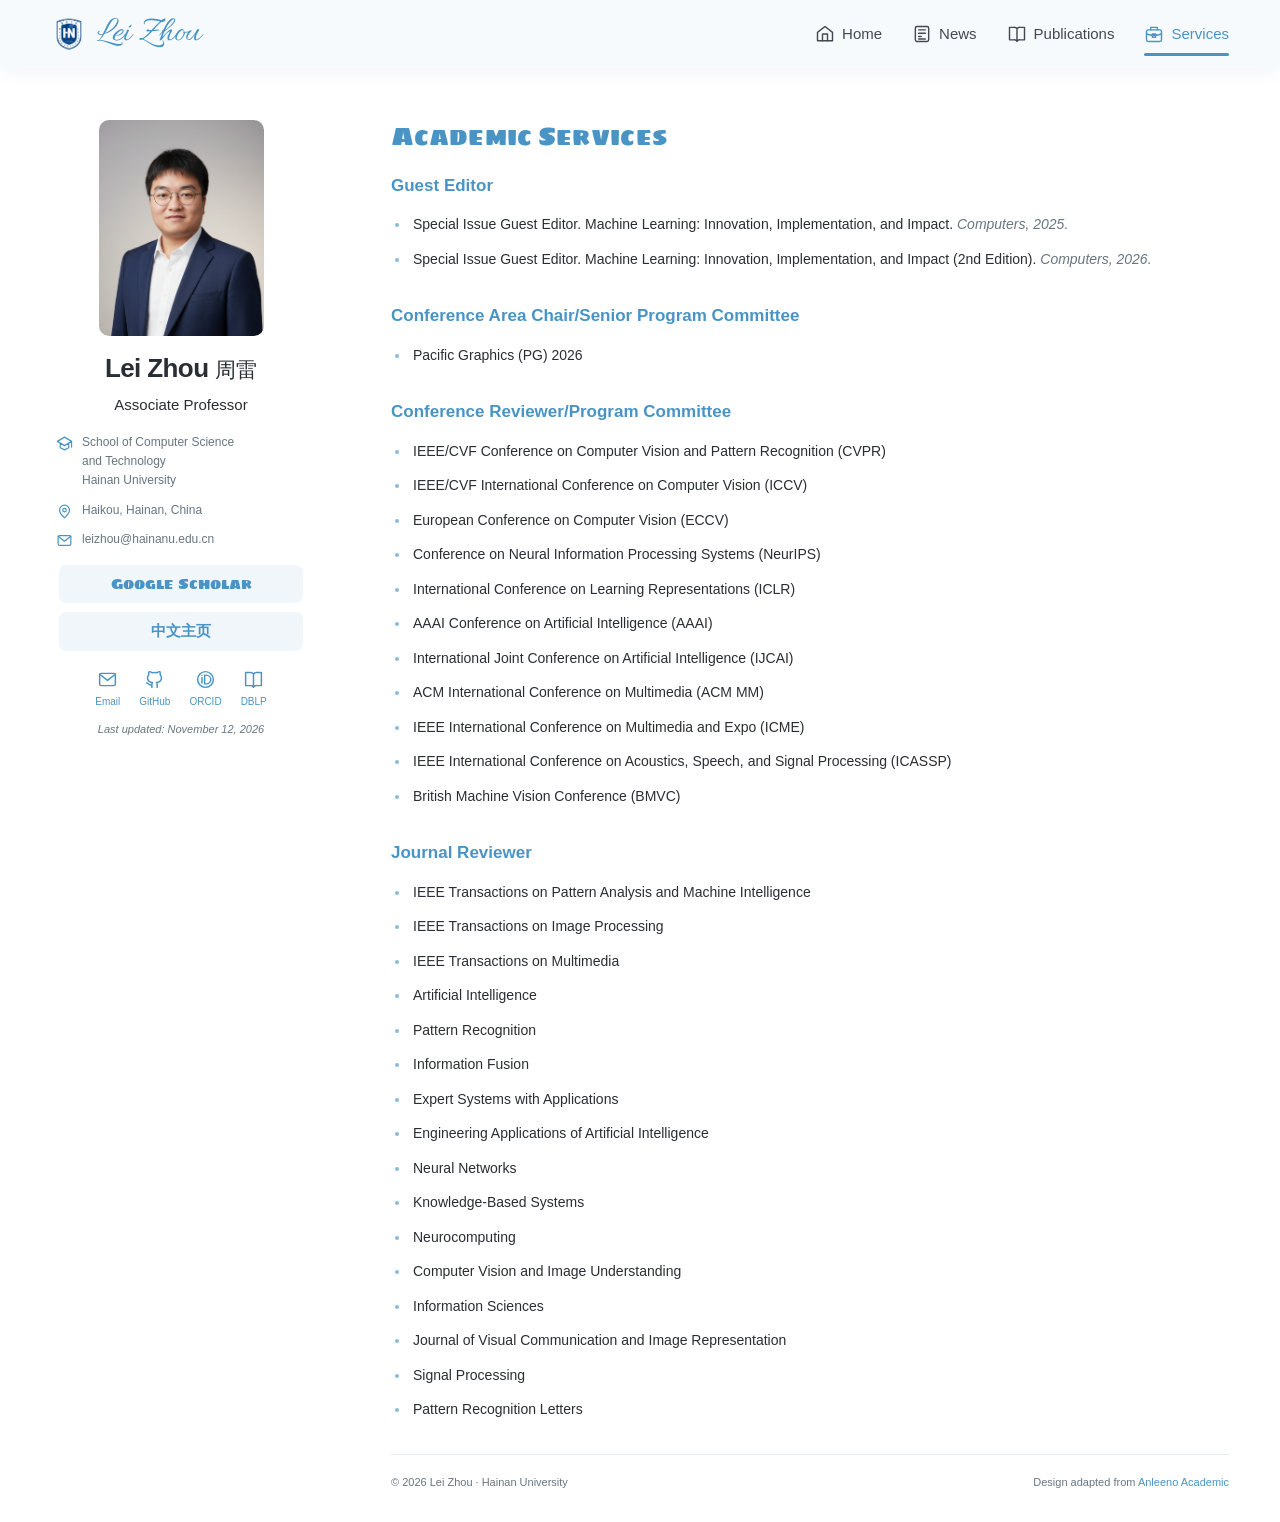
<file: service.html>
<!DOCTYPE html>
<html lang="en">
<head>
  <meta charset="UTF-8">
  <meta name="viewport" content="width=device-width, initial-scale=1">
  <title>Academic Services | Lei Zhou (周雷) - Hainan University</title>
  <meta name="description" content="Editorial roles, conference program committees, and journal reviewing by Lei Zhou at Hainan University.">
  <meta name="author" content="Lei Zhou (周雷)">
  <meta name="robots" content="index, follow, max-image-preview:large">
  <meta name="theme-color" content="#4994C4">
  <link rel="canonical" href="https://hnu-ov.github.io/service.html">
  <meta property="og:type" content="website">
  <meta property="og:title" content="Academic Services | Lei Zhou (周雷) - Hainan University">
  <meta property="og:description" content="Editorial roles, conference program committees, and journal reviewing by Lei Zhou at Hainan University.">
  <meta property="og:url" content="https://hnu-ov.github.io/service.html">
  <meta property="og:image" content="https://hnu-ov.github.io/static/photo.png">
  <meta property="og:site_name" content="Lei Zhou Academic Homepage">
  <link rel="icon" type="image/png" href="./static/hnu_xiaohui.png">
  <link rel="preload" href="./static/fonts/allura-regular.ttf" as="font" type="font/ttf" crossorigin>
  <link rel="stylesheet" href="./static/site.css">
  <script src="./static/site.js" defer></script>

</head>
<body>
<a class="skip-link" href="#main-content">Skip to content</a>
<header class="site-header">
  <div class="header-inner">
    <a class="brand" href="./index.html" aria-label="Lei Zhou - home"><img src="./static/hnu_xiaohui.png" alt="" width="36" height="36"><span class="brand-name">Lei Zhou</span></a>
    <button class="menu-toggle" type="button" aria-controls="site-navigation" aria-expanded="false" aria-label="Open navigation"><svg class="icon" viewBox="0 0 24 24" aria-hidden="true"><path d="M4 6h16M4 12h16M4 18h16"/></svg></button>
    <nav class="site-nav" id="site-navigation" aria-label="Main navigation"><a href="./index.html"><svg class="icon" viewBox="0 0 24 24" aria-hidden="true"><path d="m3 10 9-7 9 7v10H3Z"/><path d="M9 20v-8h6v8"/></svg><span>Home</span></a><a href="./index.html#news"><svg class="icon" viewBox="0 0 24 24" aria-hidden="true"><rect x="4" y="3" width="16" height="18" rx="2"/><path d="M8 7h8M8 11h8M8 15h3M8 18h8"/></svg><span>News</span></a><a href="./publication.html"><svg class="icon" viewBox="0 0 24 24" aria-hidden="true"><path d="M12 5v16M3 4h5a4 4 0 0 1 4 2 4 4 0 0 1 4-2h5v15h-5a4 4 0 0 0-4 2 4 4 0 0 0-4-2H3Z"/></svg><span>Publications</span></a><a href="./service.html" aria-current="page"><svg class="icon" viewBox="0 0 24 24" aria-hidden="true"><rect x="3" y="7" width="18" height="14" rx="2"/><path d="M8 7V4h8v3M3 12a25 25 0 0 0 18 0M10 12h4v4h-4Z"/></svg><span>Services</span></a></nav>
  </div>
</header>
<div class="page-layout">
<aside class="profile" aria-label="Profile and contact links">
  <img class="profile-photo" src="./static/photo.png" alt="Portrait of Lei Zhou" width="705" height="925" fetchpriority="high">
  <div class="profile-info">
    <h2 class="profile-name">Lei Zhou <span class="zh" lang="zh-CN">周雷</span></h2>
    <p class="profile-title">Associate Professor</p>
    <div class="profile-meta">
      <div class="meta-row"><svg class="icon" viewBox="0 0 24 24" aria-hidden="true"><path d="m2 9 10-6 10 6-10 6ZM6 12v6l6 3 6-3v-6M22 9v8"/></svg><span><a href="https://cs.hainanu.edu.cn/">School of Computer Science<br>and Technology</a><br><a href="https://www.hainanu.edu.cn/">Hainan University</a></span></div>
      <div class="meta-row"><svg class="icon" viewBox="0 0 24 24" aria-hidden="true"><path d="M19 10c0 5-7 11-7 11S5 15 5 10a7 7 0 1 1 14 0Z"/><circle cx="12" cy="10" r="2.5"/></svg><span>Haikou, Hainan, China</span></div>
      <div class="meta-row"><svg class="icon" viewBox="0 0 24 24" aria-hidden="true"><rect x="3" y="5" width="18" height="14" rx="2"/><path d="m3 6 9 7 9-7"/></svg><a href="mailto:leizhou@hainanu.edu.cn">leizhou@hainanu.edu.cn</a></div>
    </div>
    <div class="profile-links">
      <a href="https://scholar.google.com/citations?user=oYji8NoAAAAJ&amp;hl=en" target="_blank" rel="noopener noreferrer" class="profile-link">Google Scholar</a>
      <a href="https://cs.hainanu.edu.cn/info/1198/9130.htm" target="_blank" rel="noopener noreferrer" class="profile-link chinese" lang="zh-CN">中文主页</a>
    </div>
    <div class="social-links" aria-label="Academic profiles">
      <a href="mailto:leizhou@hainanu.edu.cn" aria-label="Email Lei Zhou"><svg class="icon" viewBox="0 0 24 24" aria-hidden="true"><rect x="3" y="5" width="18" height="14" rx="2"/><path d="m3 6 9 7 9-7"/></svg><span>Email</span></a>
      <a href="https://github.com/hnu-ov" target="_blank" rel="noopener noreferrer" aria-label="GitHub profile"><svg class="icon" viewBox="0 0 24 24" aria-hidden="true"><path d="M9 21v-3c-4 1-4-2-6-2m12 5v-3c0-1 .2-1.8-.7-2.5 4.5-.5 5.7-2.3 5.7-5.5 0-1.5-.5-2.6-1.5-3.5.2-1 .1-2.2-.3-3.5-1.7 0-3.1 1-3.6 1.4a12 12 0 0 0-5.2 0C8.9 4 7.5 3 5.8 3c-.4 1.3-.5 2.5-.3 3.5C4.5 7.4 4 8.5 4 10c0 3.2 1.2 5 5.7 5.5C8.8 16.2 9 17 9 18"/></svg><span>GitHub</span></a>
      <a href="https://orcid.org/0000-0003-0860-0724" target="_blank" rel="noopener noreferrer" aria-label="ORCID profile"><svg class="icon" viewBox="0 0 24 24" aria-hidden="true"><circle cx="12" cy="12" r="9"/><path d="M8 10v6M8 7v.1M11 7v10h2a5 5 0 0 0 0-10Z"/></svg><span>ORCID</span></a>
      <a href="https://dblp.org/pid/72/5749-8.html" target="_blank" rel="noopener noreferrer" aria-label="DBLP publications"><svg class="icon" viewBox="0 0 24 24" aria-hidden="true"><path d="M12 5v16M3 4h5a4 4 0 0 1 4 2 4 4 0 0 1 4-2h5v15h-5a4 4 0 0 0-4 2 4 4 0 0 0-4-2H3Z"/></svg><span>DBLP</span></a>
    </div>

    <div class="updated">Last updated: November 12, 2026</div>
  </div>
</aside>
<main class="main-content" id="main-content">
<h1 class="section-title">Academic Services</h1>
<section class="service-section" aria-labelledby="service-0"><h2 class="service-heading" id="service-0">Guest Editor</h2><ul class="service-list"><li>Special Issue Guest Editor. <a href="https://www.mdpi.com/journal/computers/special_issues/1ESDU35L90#">Machine Learning: Innovation, Implementation, and Impact</a>. <span class="publisher">Computers, 2025.</span></li>
            <li>Special Issue Guest Editor. <a href="https://www.mdpi.com/journal/computers/special_issues/38085HEU2B">Machine Learning: Innovation, Implementation, and Impact (2nd Edition)</a>. <span class="publisher">Computers, 2026.</span></li></ul></section>
<section class="service-section" aria-labelledby="service-1"><h2 class="service-heading" id="service-1">Conference Area Chair/Senior Program Committee</h2><ul class="service-list"><li><a href="https://pacificgraphics2026.github.io/">Pacific Graphics (PG) 2026</a></li></ul></section>
<section class="service-section" aria-labelledby="service-2"><h2 class="service-heading" id="service-2">Conference Reviewer/Program Committee</h2><ul class="service-list"><li><a href="https://cvpr.thecvf.com/">IEEE/CVF Conference on Computer Vision and Pattern Recognition (CVPR)</a></li>
			<li><a href="https://iccv.thecvf.com/">IEEE/CVF International Conference on Computer Vision (ICCV)</a></li>
			<li><a href="https://eccv.ecva.net/">European Conference on Computer Vision (ECCV)</a></li>
			<li><a href="https://neurips.cc/">Conference on Neural Information Processing Systems (NeurIPS)</a></li>
			<li><a href="https://iclr.cc/">International Conference on Learning Representations (ICLR)</a></li>
			<li><a href="https://aaai.org/conference/aaai/">AAAI Conference on Artificial Intelligence (AAAI)</a></li>
			<li><a href="https://www.ijcai.org/">International Joint Conference on Artificial Intelligence (IJCAI)</a></li>
			<li><a href="https://2026.acmmm.org/">ACM International Conference on Multimedia (ACM MM)</a></li>
			<li><a href="https://2026.ieeeicme.org/">IEEE International Conference on Multimedia and Expo (ICME)</a></li>
	        <li><a href="https://2027.ieeeicassp.org/">IEEE International Conference on Acoustics, Speech, and Signal Processing (ICASSP)</a></li>
			<li><a href="https://bmvc2026.bmva.org/">British Machine Vision Conference (BMVC)</a></li></ul></section>
<section class="service-section" aria-labelledby="service-3"><h2 class="service-heading" id="service-3">Journal Reviewer</h2><ul class="service-list"><li><a href="https://ieeexplore.ieee.org/xpl/RecentIssue.jsp?punumber=34">IEEE Transactions on Pattern Analysis and Machine Intelligence</a></li>
			<li><a href="https://ieeexplore.ieee.org/xpl/RecentIssue.jsp?punumber=83">IEEE Transactions on Image Processing</a></li>
			<li><a href="https://ieeexplore.ieee.org/xpl/RecentIssue.jsp?punumber=6046">IEEE Transactions on Multimedia</a></li>
			<li><a href="https://www.sciencedirect.com/journal/artificial-intelligence">Artificial Intelligence</a></li>
			<li><a href="https://www.sciencedirect.com/journal/pattern-recognition">Pattern Recognition</a></li>
			<li><a href="https://www.sciencedirect.com/journal/information-fusion">Information Fusion</a></li>
			<li><a href="https://www.sciencedirect.com/journal/expert-systems-with-applications">Expert Systems with Applications</a></li>
			<li><a href="https://www.sciencedirect.com/journal/engineering-applications-of-artificial-intelligence">Engineering Applications of Artificial Intelligence</a></li>
			<li><a href="https://www.sciencedirect.com/journal/neural-networks">Neural Networks</a></li>
			<li><a href="https://www.sciencedirect.com/journal/knowledge-based-systems">Knowledge-Based Systems</a></li>
			<li><a href="https://www.sciencedirect.com/journal/neurocomputing">Neurocomputing</a></li>
			<li><a href="https://www.sciencedirect.com/journal/computer-vision-and-image-understanding">Computer Vision and Image Understanding</a></li>
			<li><a href="https://www.sciencedirect.com/journal/information-sciences">Information Sciences</a></li>
			<li><a href="https://www.sciencedirect.com/journal/journal-of-visual-communication-and-image-representation">Journal of Visual Communication and Image Representation</a></li>
			<li><a href="https://www.sciencedirect.com/journal/signal-processing">Signal Processing</a></li>
			<li><a href="https://www.sciencedirect.com/journal/pattern-recognition-letters">Pattern Recognition Letters</a></li></ul></section>

<footer class="site-footer"><span>&copy; 2026 Lei Zhou &middot; Hainan University</span><span>Design adapted from <a href="https://github.com/Anleeno/anleeno-academic" target="_blank" rel="noopener noreferrer">Anleeno Academic</a></span></footer>
</main>
</div>
<button class="back-to-top" type="button" aria-label="Back to top"><svg class="icon" viewBox="0 0 24 24" aria-hidden="true"><path d="M12 20V4m-7 7 7-7 7 7"/></svg></button>
</body>
</html>
</file>
<file: static/site.css>
/* Layout adapted from Anleeno Academic (MIT). See THIRD_PARTY_NOTICES.md. */
@font-face {
  font-family: "Sigmar One";
  src: url("./fonts/sigmar-one.ttf") format("truetype");
  font-style: normal;
  font-weight: 400;
  font-display: swap;
}

@font-face {
  font-family: "Allura";
  src: url("./fonts/allura-regular.ttf") format("truetype");
  font-style: normal;
  font-weight: 400;
  font-display: swap;
}

:root {
  color-scheme: light;
  --sky: #4994C4;
  --sky-text: #4994C4;
  --sky-hover: #397da9;
  --sky-soft: #8bbbd8;
  --sky-surface: #f0f6fa;
  --sky-border: #cddfeb;
  --text: #292e34;
  --muted: #687681;
  --line: #e5ecf0;
  --heading-font: "Sigmar One", "Arial Black", sans-serif;
  --signature-font: "Allura", "Segoe Script", cursive;
}

* { box-sizing: border-box; }
html { scroll-behavior: smooth; scroll-padding-top: 100px; }
body { margin: 0; background: #fff; color: var(--text); font-family: "Inter", "Helvetica Neue", Arial, "Microsoft YaHei", sans-serif; font-size: 15px; line-height: 1.75; }
img { display: block; max-width: 100%; height: auto; }
a { color: var(--sky-text); text-decoration: none; text-underline-offset: 4px; transition: color .18s, background-color .18s; }
a:hover { color: var(--sky-hover); text-decoration: underline; }
button { font: inherit; cursor: pointer; }
button, a { -webkit-tap-highlight-color: transparent; }
:focus-visible { outline: 3px solid var(--sky); outline-offset: 5px; border-radius: 3px; }
strong { color: var(--sky-text); font-weight: 650; }
p { margin: 0 0 1.25rem; }
svg.icon { width: 20px; height: 20px; flex: 0 0 auto; fill: none; stroke: currentColor; stroke-width: 1.7; stroke-linecap: round; stroke-linejoin: round; }
[hidden] { display: none !important; }
.skip-link { position: fixed; top: -80px; left: 20px; z-index: 100; padding: 10px 18px; background: #fff; box-shadow: 0 3px 15px #0002; }
.skip-link:focus { top: 12px; }

/* A light glass header, as in the reference template. */
.site-header { height: 68px; position: fixed; inset: 0 0 auto; z-index: 20; background: rgb(246 249 252 / 85%); backdrop-filter: blur(14px); -webkit-backdrop-filter: blur(14px); box-shadow: 0 3px 18px rgb(30 86 118 / 7%); }
.site-header.is-scrolled { background: rgb(240 246 250 / 95%); }
.header-inner { max-width: 1250px; height: 100%; padding: 0 36px; margin: auto; display: flex; align-items: center; justify-content: space-between; gap: 24px; }
.brand { --brand-height: 36px; display: inline-flex; align-items: center; gap: 10px; color: var(--sky-text); white-space: nowrap; }
.brand:hover { text-decoration: none; }
.brand-name { display: inline-block; height: var(--brand-height); font: 400 var(--brand-height)/1 var(--signature-font); letter-spacing: 0; font-kerning: normal; }
.brand img { width: var(--brand-height); height: var(--brand-height); object-fit: contain; }
.site-nav { display: flex; align-items: center; gap: 30px; }
.site-nav a { display: inline-flex; align-items: center; gap: 7px; position: relative; padding: 21px 0; color: #414951; font-size: 15px; }
.site-nav a::after { content: ""; position: absolute; height: 3px; left: 0; right: 0; bottom: 12px; background: var(--sky); border-radius: 3px; transform: scaleX(0); transition: transform .2s; }
.site-nav a:hover, .site-nav a[aria-current="page"] { color: var(--sky-text); text-decoration: none; }
.site-nav a:hover::after, .site-nav a[aria-current="page"]::after { transform: scaleX(1); }
.menu-toggle { display: none; align-items: center; justify-content: center; width: 42px; height: 42px; border: 0; background: transparent; color: var(--sky-text); border-radius: 6px; }

/* Profile column and reading column. */
.page-layout { display: grid; grid-template-columns: 260px minmax(0, 1fr); gap: 80px; max-width: 1250px; margin: 0 auto; padding: 120px 36px 30px; align-items: start; }
.profile { position: sticky; top: 105px; text-align: center; }
.profile-photo { width: 165px; height: 216px; object-fit: cover; margin: 0 auto 16px; border-radius: 10px; }
.profile-name { font-size: 26px; line-height: 1.3; margin: 0 0 6px; font-weight: 800; letter-spacing: -.6px; }
.profile-name .zh { font-size: 21px; font-weight: 550; letter-spacing: 0; }
.profile-title { font-size: 15px; margin: 0 0 15px; }
.profile-meta { margin: 0 auto 16px; max-width: 250px; text-align: left; display: grid; gap: 10px; font-size: 12px; line-height: 1.6; color: var(--muted); }
.profile-meta a { color: inherit; }
.meta-row { display: flex; gap: 9px; align-items: flex-start; }
.meta-row .icon { color: var(--sky-text); width: 17px; height: 17px; margin-top: 2px; }
.profile-links { display: grid; gap: 9px; margin: 0 8px; }
.profile-link { display: block; border-radius: 7px; padding: 8px 14px; background: var(--sky-surface); font: 15px/1.5 var(--heading-font); color: var(--sky-text); }
.profile-link.chinese { font-family: inherit; font-weight: 650; }
.profile-link:hover { background: #e5f0f7; text-decoration: none; }
.social-links { display: flex; justify-content: center; gap: 19px; margin: 18px 0 10px; }
.social-links a { display: grid; justify-items: center; gap: 3px; font-size: 10px; }
.social-links .icon { width: 21px; height: 21px; }
.updated { color: var(--muted); font-size: 11px; font-style: italic; }
.main-content { min-width: 0; }
.section { margin-bottom: 36px; scroll-margin-top: 94px; }
.section-title { color: var(--sky-text); font: 25px/1.35 var(--heading-font); margin: 0 0 19px; letter-spacing: .1px; }
.section-heading-row { display: flex; align-items: baseline; justify-content: space-between; gap: 14px; margin-bottom: 16px; }
.section-heading-row .section-title { margin: 0; }
.section-heading-row > a { font-size: 12px; white-space: nowrap; }
.intro-text { text-align: left; }
.intro-text a { font-weight: 550; }
.research-motto { display: flex; align-items: flex-start; gap: 14px; padding: 17px 20px; margin: 22px 0; background: #f4f8fb; border: 1px solid var(--sky-border); border-radius: 8px; }
.research-motto .icon { color: var(--sky); margin-top: 3px; }
.research-motto p { margin: 0; font-size: 16px; font-style: italic; line-height: 1.65; }
.student-note { margin: 23px 0 0; padding-left: 16px; border-left: 3px solid var(--sky); font-size: 14px; }
.student-note p { margin: 0; }
.student-note strong { display: block; margin-bottom: 4px; }
.research-topics { display: flex; flex-wrap: wrap; gap: 7px 8px; padding: 0; margin: 18px 0 0; list-style: none; }
.research-topics li { color: var(--sky-text); background: var(--sky-surface); border-radius: 5px; padding: 3px 9px; font-size: 11px; }

/* News keeps every original entry; older entries expand in place. */
.news-panel { padding: 4px 17px; border: 1px solid var(--line); border-radius: 8px; background: #fcfdfe; }
.news-list { list-style: none; margin: 0; padding: 0; }
.news-item { display: grid; grid-template-columns: 70px minmax(0, 1fr); gap: 14px; padding: 9px 0; font-size: 13px; line-height: 1.65; border-bottom: 1px dashed #dce5ec; }
.news-item:last-child { border-bottom: 0; }
.news-date { color: var(--sky-text); font-weight: 650; font-variant-numeric: tabular-nums; }
.news-item em { font-style: italic; font-weight: inherit; }
.news-archive { margin-top: 10px; }
.news-archive summary { width: fit-content; color: var(--sky-text); cursor: pointer; font-size: 12px; padding: 4px 0; }
.news-archive .news-panel { margin-top: 10px; }

/* Publication rows and the full publication list use the same hierarchy. */
.page-intro { color: var(--muted); font-size: 14px; margin-bottom: 22px; }
.contribution-note { display: block; margin-top: 5px; font-size: 12px; }
.year-index { display: flex; gap: 8px; flex-wrap: wrap; padding: 0 0 23px; border-bottom: 1px solid var(--line); margin-bottom: 27px; }
.year-index a { padding: 4px 11px; background: var(--sky-surface); border: 1px solid transparent; border-radius: 5px; font-size: 12px; }
.year-index a:hover { border-color: var(--sky-border); text-decoration: none; }
.year-group { scroll-margin-top: 95px; margin-bottom: 30px; }
.year-title { display: flex; align-items: center; gap: 15px; margin: 0 0 2px; color: var(--sky-text); font: 19px/1.5 var(--heading-font); }
.year-title::after { content: ""; height: 1px; flex: 1; background: var(--sky-border); }
.publication-list { list-style: none; padding: 0; margin: 0; }
.publication-item { padding: 20px 0 21px; border-bottom: 1px dashed #d6e2e9; }
.publication-list > li:last-child { border-bottom: 0; }
.paper-title { color: var(--text); margin: 0 0 6px; font-size: 16px; line-height: 1.5; font-weight: 650; }
.paper-authors { color: #59636e; font-size: 12px; line-height: 1.7; margin: 0 0 4px; }
.paper-authors strong { font-weight: 700; }
.paper-venue { color: var(--muted); font-size: 12px; margin: 0 0 10px; font-style: italic; }
.paper-venue strong { color: inherit; }
.paper-venue .rank-badge { margin-left: 8px; vertical-align: middle; }
.paper-actions { display: flex; align-items: center; gap: 9px; flex-wrap: wrap; }
.paper-actions a { display: inline-flex; align-items: center; gap: 5px; padding: 3px 10px; border: 1px solid var(--sky-border); border-radius: 18px; font-size: 12px; line-height: 1.7; color: var(--sky-text); }
.paper-actions a:hover { background: var(--sky-surface); border-color: var(--sky); text-decoration: none; }
.paper-actions .icon { width: 13px; height: 13px; }
.pdf-size { font-size: 10px; color: var(--muted); }
.featured-item { display: grid; grid-template-columns: 220px minmax(0, 1fr); gap: 22px; align-items: center; padding: 24px 0; }
.paper-cover { display: flex; align-items: center; justify-content: center; min-height: 160px; border: 1px solid var(--line); border-radius: 8px; padding: 8px; background: #fff; cursor: zoom-in; }
.paper-cover:hover { border-color: var(--sky); }
.paper-cover img { width: 100%; height: auto; max-height: 175px; object-fit: contain; }
.paper-meta { display: flex; flex-wrap: wrap; align-items: center; gap: 6px; margin-bottom: 8px; }
.venue-tag { display: inline-block; background: var(--sky); color: #fff; padding: 3px 9px; border-radius: 14px; font-size: 10px; line-height: 1.6; font-weight: 650; }
.rank-badge { display: inline-block; padding: 2px 8px; border: 1px solid var(--sky-border); border-radius: 14px; color: var(--sky-hover); background: #fff; font-size: 10px; line-height: 1.6; font-weight: 650; font-style: normal; white-space: nowrap; }
.featured-item .paper-title { font-size: 15px; }
.featured-item .paper-authors { font-size: 11px; }
.featured-item .paper-actions { margin-top: 10px; }

/* Contact and professional service content. */
.contact-details { margin: 0; font-size: 14px; }
.contact-details > div { display: grid; grid-template-columns: 72px minmax(0, 1fr); margin: 7px 0; }
.contact-details dt { color: var(--muted); }
.contact-details dd { margin: 0; overflow-wrap: anywhere; }
.service-section { margin-bottom: 32px; }
.service-heading { color: var(--sky-text); margin: 0 0 14px; font-size: 17px; line-height: 1.5; font-weight: 650; }
.service-list { margin: 0; padding-left: 19px; font-size: 14px; }
.service-list li { margin-bottom: 10px; padding-left: 3px; }
.service-list li::marker { color: var(--sky-soft); }
.service-list a { color: var(--text); }
.service-list a:hover { color: var(--sky-text); }
.service-list .publisher { color: var(--muted); font-style: italic; }
.site-footer { border-top: 1px solid var(--line); margin-top: 28px; padding-top: 18px; font-size: 11px; color: var(--muted); display: flex; flex-wrap: wrap; justify-content: space-between; gap: 6px 16px; }
.visitor-map { display: flex; justify-content: center; width: 100%; min-height: 118px; margin: 12px auto 8px; padding: 0; text-align: center; line-height: normal; }
.visitor-map img, .visitor-map iframe { max-width: 100%; }
.back-to-top { position: fixed; right: 25px; bottom: 25px; width: 42px; height: 42px; display: grid; place-items: center; border: 1px solid #dcebf4; border-radius: 50%; background: rgb(255 255 255 / 94%); box-shadow: 0 5px 20px #19425b1a; color: var(--sky-text); opacity: 0; visibility: hidden; transition: opacity .2s; }
.back-to-top.is-visible { opacity: 1; visibility: visible; }
.back-to-top:hover { background: var(--sky-surface); }

@media (min-width: 1001px) and (max-height: 800px) {
  .profile { top: 88px; }
  .profile-photo { width: 142px; height: 186px; margin-bottom: 12px; }
  .profile-title { margin-bottom: 10px; }
  .profile-meta { margin-bottom: 12px; gap: 6px; }
  .profile-links { gap: 7px; }
  .profile-link { padding-top: 6px; padding-bottom: 6px; }
  .social-links { margin-top: 12px; margin-bottom: 6px; }
}
@media (min-width: 1001px) and (max-height: 840px) { .profile { position: static; } }
@media (max-width: 1150px) {
  .page-layout { gap: 44px; grid-template-columns: 235px minmax(0, 1fr); padding-left: 30px; padding-right: 30px; }
  .site-nav { gap: 23px; }
}
@media (max-width: 1000px) {
  .page-layout { grid-template-columns: 1fr; max-width: 800px; padding-top: 105px; gap: 39px; }
  .profile { position: static; display: grid; grid-template-columns: 195px minmax(0, 1fr); gap: 28px; align-items: center; text-align: left; }
  .profile-photo { margin: 0; width: 195px; height: 256px; }
  .profile-name { font-size: 25px; }
  .profile-title { margin-bottom: 12px; }
  .profile-meta { max-width: none; font-size: 12px; margin: 0 0 13px; }
  .profile-links { display: flex; flex-wrap: wrap; margin: 0; gap: 7px; }
  .profile-link { font-size: 11px; padding: 5px 9px; }
  .social-links { justify-content: flex-start; margin: 15px 0 6px; }
  .social-links a { display: flex; gap: 5px; }
  .social-links .icon { width: 16px; height: 16px; }
  .updated { font-size: 10px; }
  .visitor-map { justify-content: flex-start; margin-left: 0; }
  .section-title { font-size: 24px; }
}
@media (max-width: 650px) {
  .header-inner { padding: 0 21px; }
  .brand { --brand-height: 34px; }
  .site-header { height: auto; min-height: 64px; }
  .header-inner { min-height: 64px; flex-wrap: wrap; gap: 0; }
  .site-nav { width: 100%; padding-bottom: 8px; justify-content: space-between; gap: 10px; }
  .site-nav a { font-size: 12px; padding: 10px 0; gap: 4px; }
  .site-nav a::after { bottom: 4px; }
  .site-nav .icon { width: 15px; height: 15px; }
  .js .menu-toggle { display: flex; }
  .js .site-nav { display: none; }
  .js .site-nav.is-open { display: flex; }
  .page-layout { padding: 141px 22px 24px; gap: 32px; }
  .js .page-layout { padding-top: 96px; }
  .profile { grid-template-columns: 1fr; text-align: center; gap: 18px; }
  .profile-photo { width: 174px; height: 228px; margin: 0 auto; }
  .profile-name { font-size: 26px; }
  .profile-meta { max-width: 264px; margin: 0 auto 17px; }
  .profile-links { justify-content: center; }
  .profile-link { font-size: 12px; padding: 7px 14px; }
  .social-links { justify-content: center; gap: 20px; margin-top: 19px; }
  .social-links a { display: grid; }
  .social-links .icon { width: 19px; height: 19px; }
  .visitor-map { justify-content: center; }
  body { font-size: 14px; line-height: 1.8; }
  .section { margin-bottom: 30px; }
  .section-title { font-size: 22px; }
  .research-motto { padding: 14px; gap: 10px; }
  .research-motto p { font-size: 14px; }
  .student-note { font-size: 13px; }
  .news-panel { padding: 3px 12px; }
  .news-item { grid-template-columns: 57px minmax(0, 1fr); gap: 10px; font-size: 12px; }
  .featured-item { grid-template-columns: 1fr; gap: 15px; }
  .paper-cover { min-height: 0; padding: 12px; }
  .paper-cover img { max-height: 220px; }
  .paper-title, .featured-item .paper-title { font-size: 14px; }
  .paper-authors, .paper-venue { font-size: 11px; }
  .pdf-size { display: none; }
  .section-heading-row > a { font-size: 11px; }
  .back-to-top { right: 13px; bottom: 13px; width: 36px; height: 36px; }
  .site-footer { font-size: 10px; }
}
@media (prefers-reduced-motion: reduce) {
  html { scroll-behavior: auto; }
  *, *::before, *::after { transition: none !important; }
}
@media print {
  .site-header, .skip-link, .back-to-top, .visitor-map, .year-index { display: none; }
  .page-layout { display: block; padding: 0; }
  .profile { position: static; display: block; margin-bottom: 24px; }
  .profile-photo, .profile-links, .social-links, .updated { display: none; }
  .profile-meta { max-width: none; }
  .publication-item { break-inside: avoid; }
}
</file>
